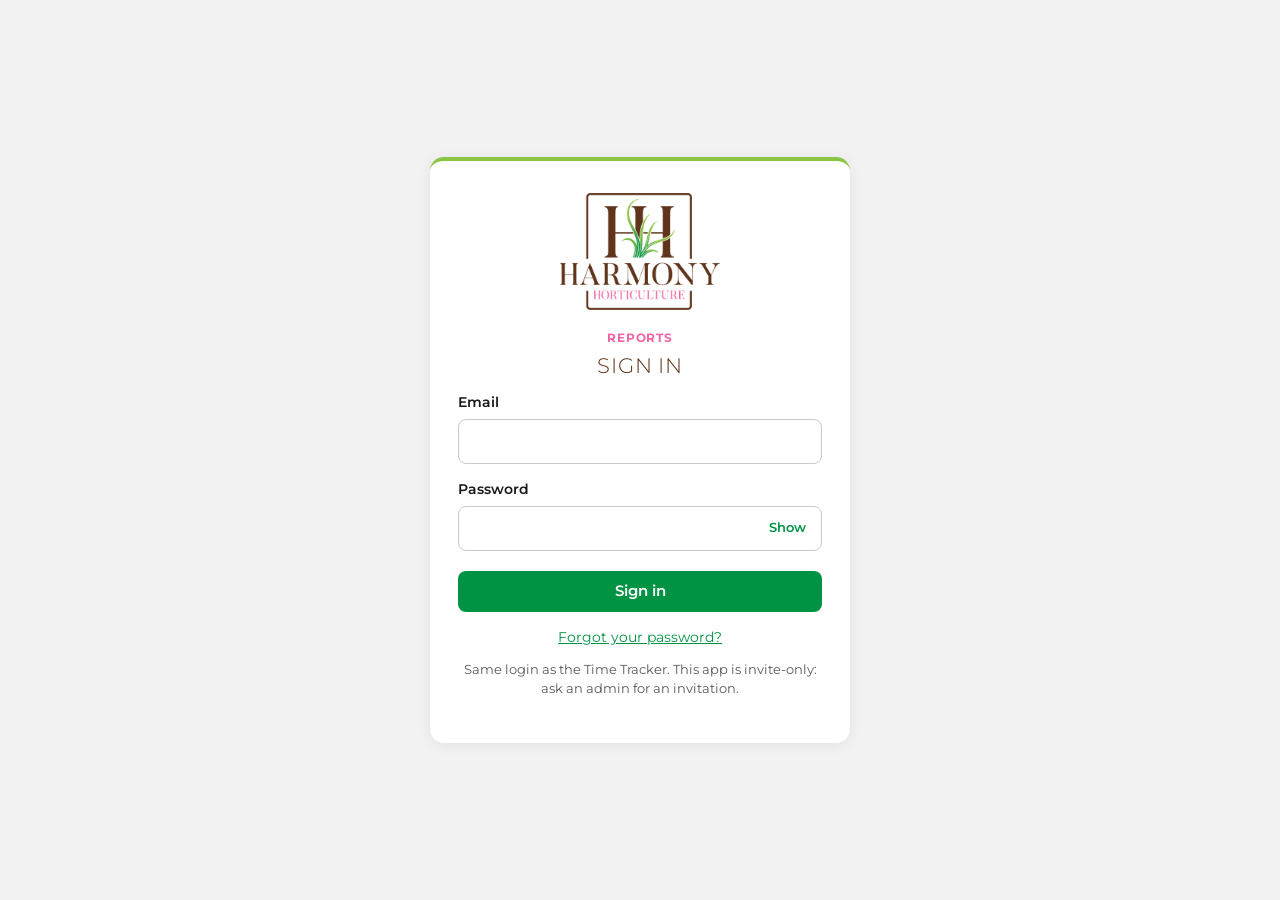
<file: index.html>
<!DOCTYPE html>
<html lang="en">
<head>
  <meta charset="UTF-8">
  <meta name="viewport" content="width=device-width, initial-scale=1">
  <meta name="theme-color" content="#2E5240">
  <link rel="manifest" href="manifest.webmanifest">
  <link rel="apple-touch-icon" href="assets/apple-touch-icon.png">
  <meta name="apple-mobile-web-app-capable" content="yes">
  <meta name="mobile-web-app-capable" content="yes">
  <meta name="apple-mobile-web-app-title" content="HH Reports">
  <meta name="apple-mobile-web-app-status-bar-style" content="default">
  <title>Harmony Horticulture Reports</title>
  <link rel="icon" type="image/png" href="assets/favicon-light.png" media="(prefers-color-scheme: light)">
  <link rel="icon" type="image/png" href="assets/favicon-dark.png" media="(prefers-color-scheme: dark)">
  <link rel="icon" type="image/png" href="assets/favicon-light.png" id="favicon">
  <script>
    // Brown favicon for dark browsers, light one otherwise. Also covers
    // browsers that ignore the media setting on the links above.
    (function () {
      var mq = window.matchMedia && window.matchMedia("(prefers-color-scheme: dark)");
      var set = function () { document.getElementById("favicon").href = mq && mq.matches ? "assets/favicon-dark.png" : "assets/favicon-light.png"; };
      set();
      if (mq && mq.addEventListener) mq.addEventListener("change", set);
    })();
  </script>
  <link rel="preconnect" href="https://fonts.googleapis.com">
  <link rel="preconnect" href="https://fonts.gstatic.com" crossorigin>
  <link href="https://fonts.googleapis.com/css2?family=Montserrat:wght@300;400;500;600;700&display=swap" rel="stylesheet">
  <link rel="stylesheet" href="css/app.css?v=20261121a">
  <link rel="stylesheet" href="css/report.css?v=20261121a">
</head>
<body>
  <!-- Sign in -->
  <div id="authView" class="auth-wrap hidden">
    <div class="auth-card">
      <img class="logo" src="assets/logo.png" alt="Harmony Horticulture">
      <p class="eyebrow">Reports</p>
      <div id="authContent"></div>
    </div>
  </div>

  <!-- App -->
  <div id="appView" class="shell hidden">
    <aside class="sidebar">
      <img class="logo" src="assets/logo-reversed.png" alt="Harmony Horticulture">
      <nav id="sideNav"></nav>
      <div class="who">
        <div id="whoName"></div>
        <div id="whoRole" class="small" style="opacity:0.8"></div>
        <button id="signOutBtn" type="button">Sign out</button>
        <div class="small" style="opacity:0.55;margin-top:8px">Version 2026-11-19a</div>
      </div>
    </aside>
    <header class="topbar">
      <img src="assets/mark-reversed.png" alt="Harmony Horticulture">
      <button id="signOutBtnMobile" type="button">Sign out</button>
    </header>
    <main class="main">
      <div class="container">
        <div id="demoBanner" class="demo-banner hidden">
          Demo mode: sample reports saved in this browser only, and nothing is emailed. Add your Supabase keys in js/config.js to go live.
          <button type="button" class="small secondary" id="resetDemoBtn" style="margin-left:8px">Reset demo data</button>
        </div>
        <section id="view" class="view"></section>
      </div>
    </main>
    <nav class="bottomnav" id="bottomNav"></nav>
  </div>

  <div id="loading" class="auth-wrap"><p class="muted">Loading…</p></div>
  <div id="modalRoot"></div>
  <div id="toast" class="toast hidden" role="status" aria-live="polite"></div>

  <script src="vendor/supabase.min.js?v=20261121a"></script>
  <script src="vendor/docx.umd.js?v=20261121a"></script>
  <script src="vendor/jspdf.umd.min.js?v=20261121a"></script>
  <script src="js/config.js?v=20261121a"></script>
  <script src="js/demo-clients.js?v=20261121a"></script>
  <script src="js/store.js?v=20261121a"></script>
  <script src="js/render.js?v=20261121a"></script>
  <script src="js/exports.js?v=20261121a"></script>
  <script src="js/sample-data.js?v=20261121a"></script>
  <script src="js/geo.js?v=20261121a"></script>
  <script src="js/app.js?v=20261125a"></script>
  <script>
    // Phone app: lets people use "Add to Home Screen"
    if ("serviceWorker" in navigator) {
      window.addEventListener("load", () => navigator.serviceWorker.register("sw.js").catch(() => {}));
      // When an update arrives, reload once so the newest version is used
      var hadWorker = !!navigator.serviceWorker.controller, reloaded = false;
      navigator.serviceWorker.addEventListener("controllerchange", function () {
        if (hadWorker && !reloaded) { reloaded = true; location.reload(); }
      });
    }
  </script>
</body>
</html>
</file>
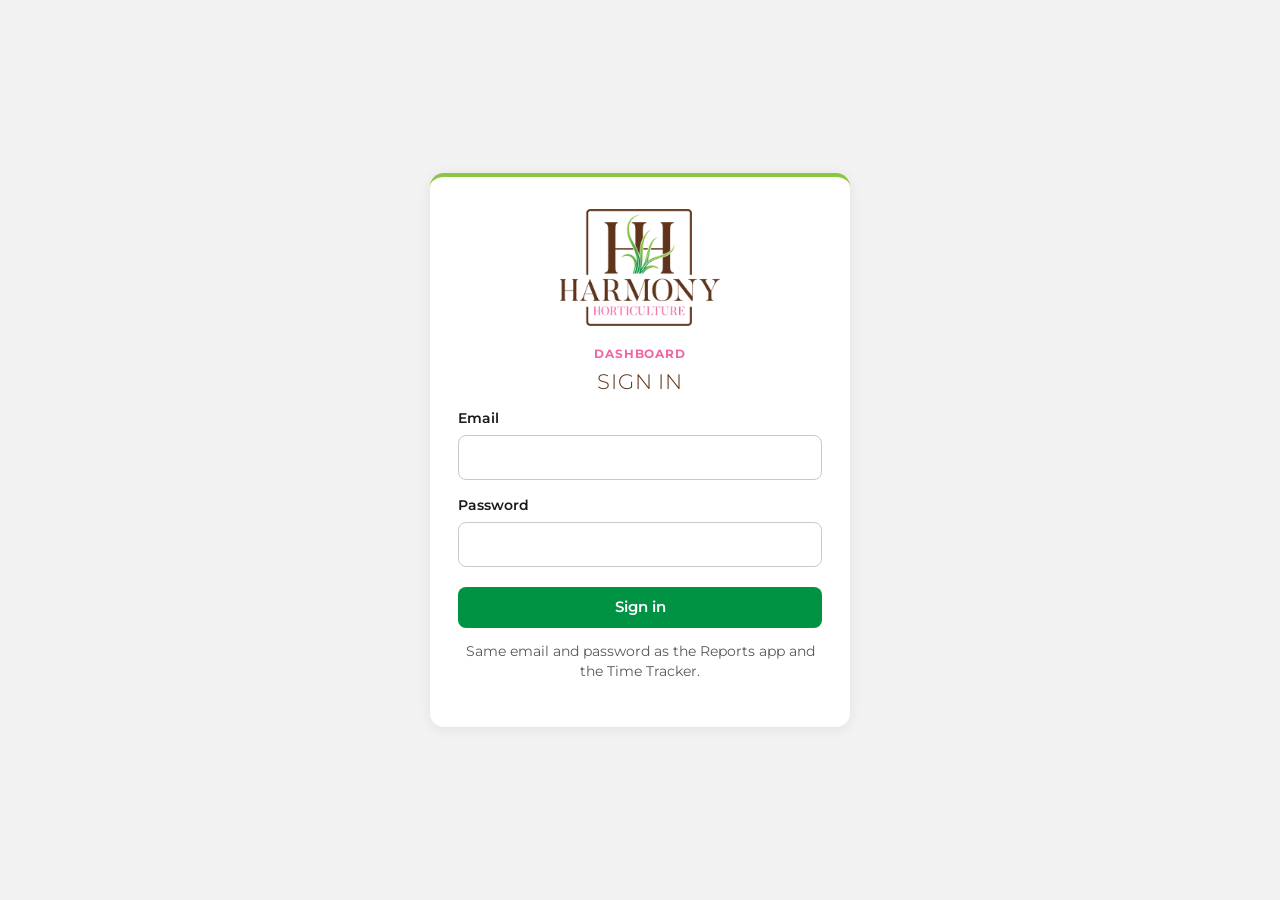
<file: dashboard.html>
<!DOCTYPE html>
<html lang="en">
<head>
  <meta charset="UTF-8">
  <meta name="viewport" content="width=device-width, initial-scale=1">
  <meta name="theme-color" content="#2E5240">
  <link rel="manifest" href="manifest.webmanifest">
  <link rel="apple-touch-icon" href="assets/apple-touch-icon.png">
  <meta name="apple-mobile-web-app-capable" content="yes">
  <meta name="apple-mobile-web-app-title" content="Harmony">
  <title>Harmony Horticulture Dashboard</title>
  <link rel="icon" type="image/png" href="assets/favicon-light.png">
  <link rel="preconnect" href="https://fonts.googleapis.com">
  <link rel="preconnect" href="https://fonts.gstatic.com" crossorigin>
  <link href="https://fonts.googleapis.com/css2?family=Montserrat:wght@300;400;500;600;700&display=swap" rel="stylesheet">
  <link rel="stylesheet" href="css/app.css?v=20261123a">
  <link rel="stylesheet" href="css/leads.css?v=20261123a">
  <link rel="stylesheet" href="css/dashboard.css?v=20261123a">
</head>
<body>
  <div id="authView" class="auth-wrap hidden">
    <div class="auth-card">
      <img class="logo" src="assets/logo.png" alt="Harmony Horticulture">
      <p class="eyebrow">Dashboard</p>
      <div id="authContent"></div>
    </div>
  </div>

  <div id="appView" class="shell hidden">
    <aside class="sidebar">
      <img class="logo" src="assets/logo-reversed.png" alt="Harmony Horticulture">
      <nav id="sideNav"></nav>
      <div class="who">
        <div id="whoName"></div>
        <div id="whoRole" class="small" style="opacity:0.8"></div>
        <button id="signOutBtn" type="button">Sign out</button>
      </div>
    </aside>
    <header class="topbar">
      <img src="assets/mark-reversed.png" alt="Harmony Horticulture">
      <button id="signOutBtnMobile" type="button">Sign out</button>
    </header>
    <main class="main">
      <div class="container">
        <div id="demoBanner" class="demo-banner hidden">Sample dashboard: made-up leads, reports and hours so you can click around.</div>
        <section id="view" class="view"></section>
      </div>
    </main>
    <nav class="bottomnav" id="bottomNav"></nav>
  </div>

  <div id="loading" class="auth-wrap"><p class="muted">Loading…</p></div>
  <div id="modalRoot"></div>

  <script src="vendor/supabase.min.js?v=20261123a"></script>
  <script src="js/config.js?v=20261123a"></script>
  <script src="js/dashboard.js?v=20261125a"></script>
</body>
</html>
</file>
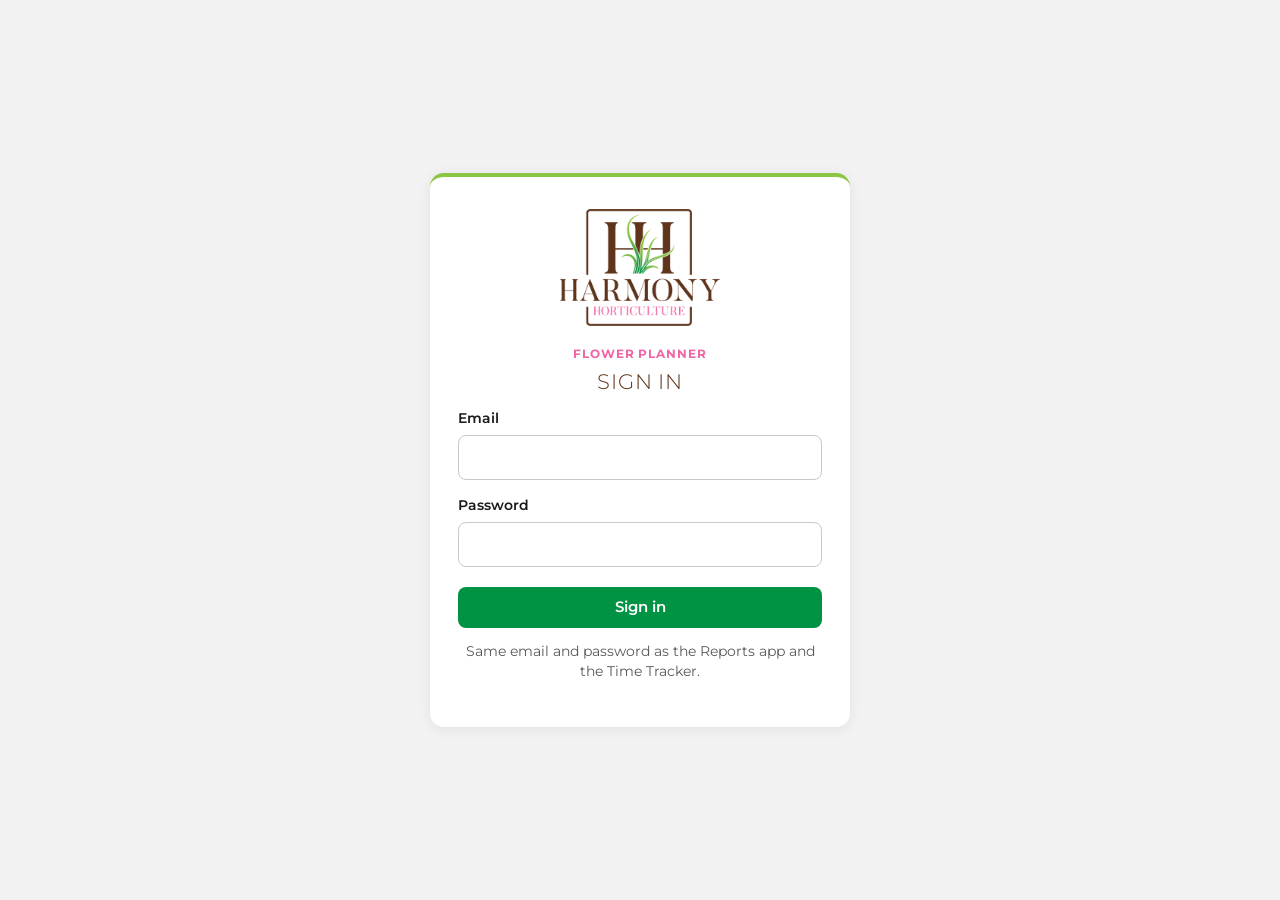
<file: flowers.html>
<!DOCTYPE html>
<html lang="en">
<head>
  <meta charset="UTF-8">
  <meta name="viewport" content="width=device-width, initial-scale=1">
  <meta name="theme-color" content="#2E5240">
  <link rel="manifest" href="manifest.webmanifest">
  <link rel="apple-touch-icon" href="assets/apple-touch-icon.png">
  <meta name="apple-mobile-web-app-capable" content="yes">
  <meta name="apple-mobile-web-app-title" content="Harmony">
  <title>Harmony Horticulture Flower Planner</title>
  <link rel="icon" type="image/png" href="assets/favicon-light.png">
  <link rel="preconnect" href="https://fonts.googleapis.com">
  <link rel="preconnect" href="https://fonts.gstatic.com" crossorigin>
  <link href="https://fonts.googleapis.com/css2?family=Montserrat:wght@300;400;500;600;700&display=swap" rel="stylesheet">
  <link rel="stylesheet" href="css/app.css?v=20261123a">
  
  <link rel="stylesheet" href="css/flowers.css?v=20261125a">
</head>
<body>
  <div id="authView" class="auth-wrap hidden">
    <div class="auth-card">
      <img class="logo" src="assets/logo.png" alt="Harmony Horticulture">
      <p class="eyebrow">Flower planner</p>
      <div id="authContent"></div>
    </div>
  </div>

  <div id="appView" class="shell hidden">
    <aside class="sidebar">
      <img class="logo" src="assets/logo-reversed.png" alt="Harmony Horticulture">
      <nav id="sideNav"></nav>
      <div class="who">
        <div id="whoName"></div>
        <div id="whoRole" class="small" style="opacity:0.8"></div>
        <button id="signOutBtn" type="button">Sign out</button>
      </div>
    </aside>
    <header class="topbar">
      <img src="assets/mark-reversed.png" alt="Harmony Horticulture">
      <button id="signOutBtnMobile" type="button">Sign out</button>
    </header>
    <main class="main">
      <div class="container">
        <div id="demoBanner" class="demo-banner hidden">Sample mode: nothing is saved, and changes stay in this browser.</div>
        <section id="view" class="view"></section>
      </div>
    </main>
    <nav class="bottomnav" id="bottomNav"></nav>
  </div>

  <div id="loading" class="auth-wrap"><p class="muted">Loading…</p></div>
  <div id="modalRoot"></div>
  <div id="toast" class="toast hidden" role="status" aria-live="polite"></div>

  <script src="vendor/supabase.min.js?v=20261123a"></script>
  <script src="js/config.js?v=20261123a"></script>
  <script src="js/flower-seed.js?v=20261125a"></script>
  <script src="js/flower-calc.js?v=20261125a"></script>
  <script src="js/flowers.js?v=20261125a"></script>
</body>
</html>
</file>
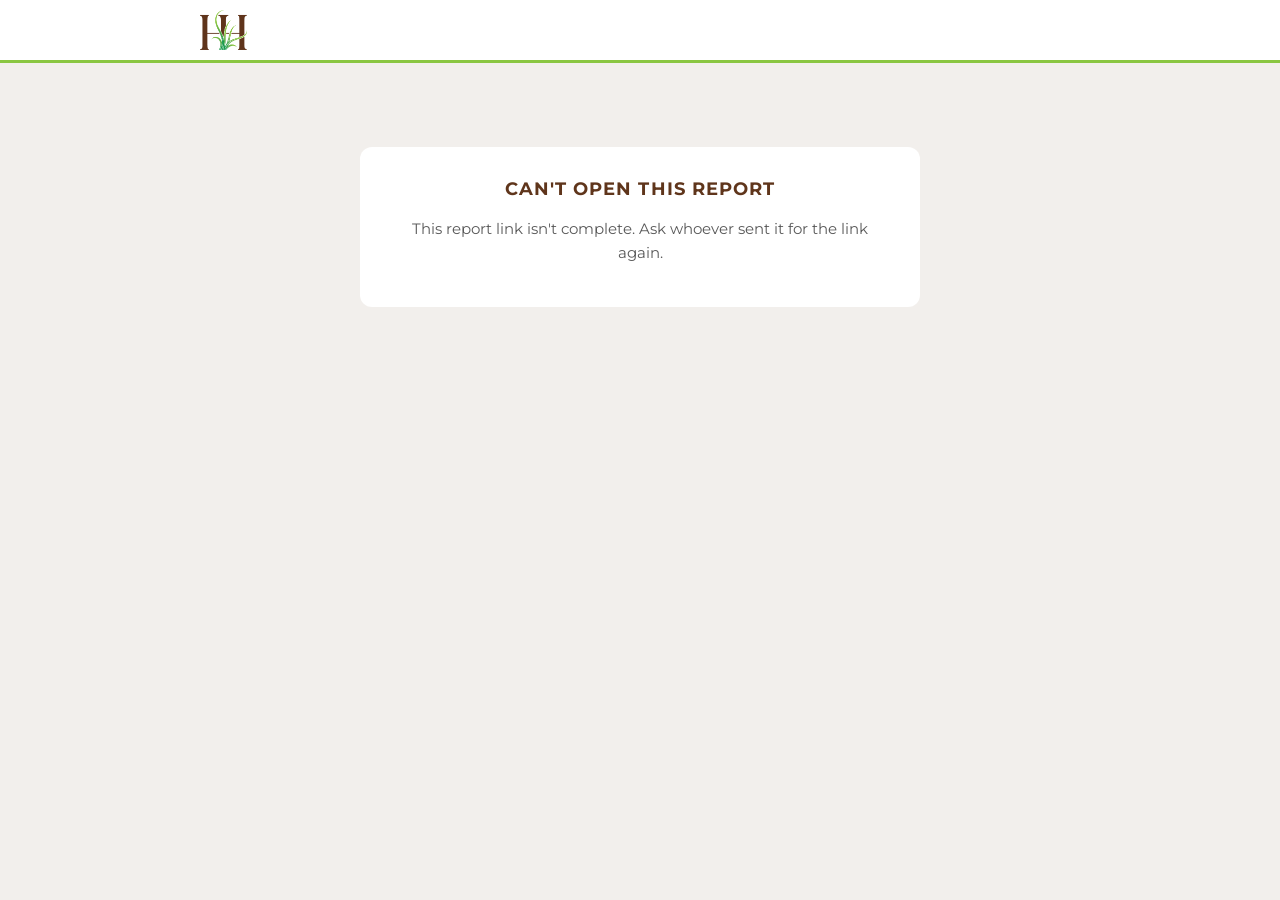
<file: lead-report.html>
<!DOCTYPE html>
<html lang="en">
<head>
  <meta charset="UTF-8">
  <meta name="viewport" content="width=device-width, initial-scale=1">
  <meta name="theme-color" content="#5F351B">
  <meta name="robots" content="noindex, nofollow">
  <title>Lead Report · Harmony Horticulture</title>
  <link rel="icon" type="image/png" href="assets/favicon-light.png">
  <link rel="apple-touch-icon" href="assets/apple-touch-icon.png">
  <link rel="preconnect" href="https://fonts.googleapis.com">
  <link rel="preconnect" href="https://fonts.gstatic.com" crossorigin>
  <link href="https://fonts.googleapis.com/css2?family=Montserrat:wght@300;400;500;600;700;800&display=swap" rel="stylesheet">
  <link rel="stylesheet" href="css/lead-report.css?v=20261121a">
</head>
<body>
  <div class="lr-bar no-print">
    <div class="lr-bar-in">
      <img src="assets/mark.png" alt="Harmony Horticulture">
      <div class="lr-actions" id="lrActions"></div>
    </div>
  </div>
  <main class="lr-wrap"><div id="lrBody"><p class="lr-msg">Loading the lead report…</p></div></main>

  <script src="js/config.js?v=20261121a"></script>
  <script src="js/sample-data.js?v=20261121a"></script>
  <script src="js/lead-report.js?v=20261121a"></script>
</body>
</html>
</file>
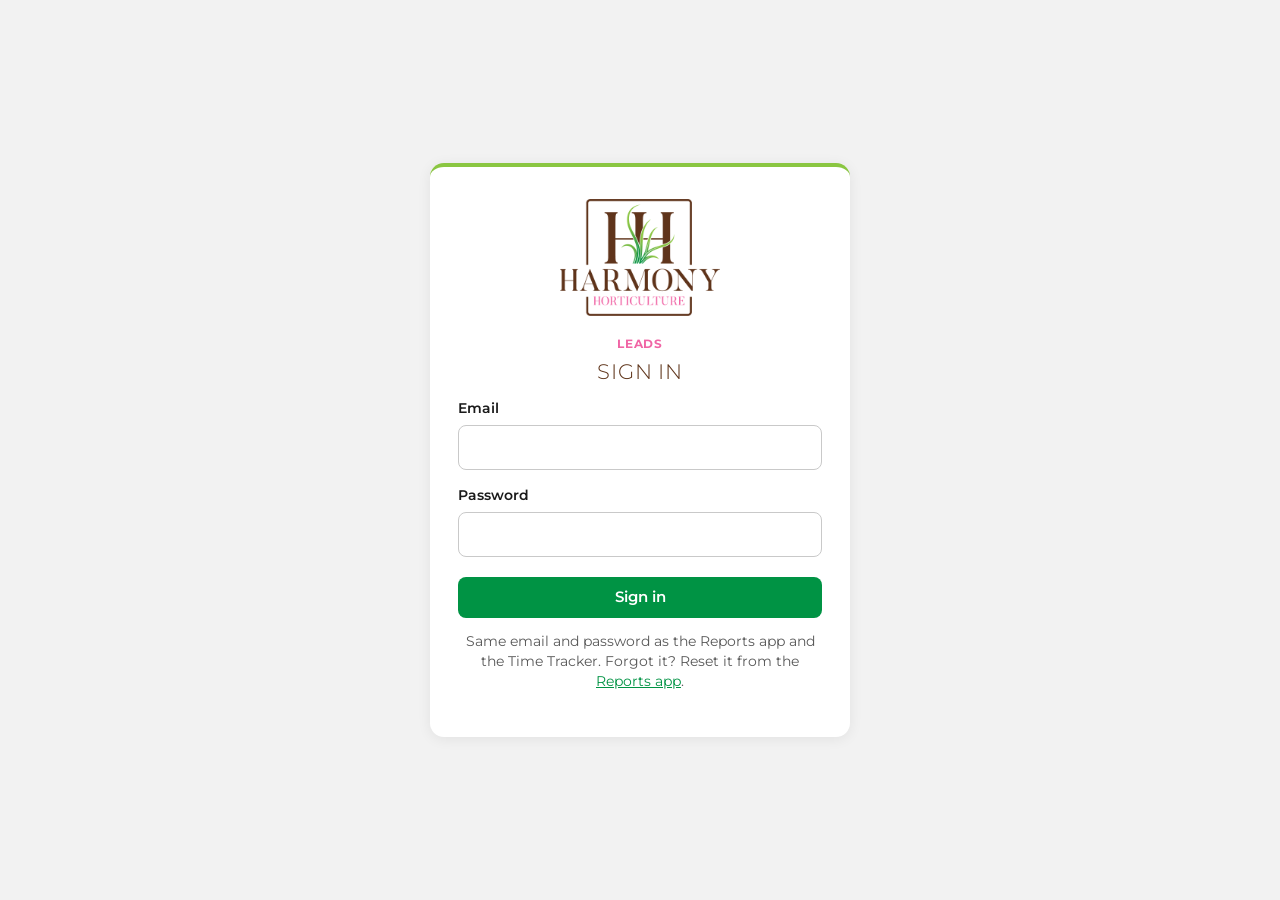
<file: leads.html>
<!DOCTYPE html>
<html lang="en">
<head>
  <meta charset="UTF-8">
  <meta name="viewport" content="width=device-width, initial-scale=1">
  <meta name="theme-color" content="#2E5240">
  <link rel="manifest" href="manifest.webmanifest">
  <link rel="apple-touch-icon" href="assets/apple-touch-icon.png">
  <meta name="apple-mobile-web-app-capable" content="yes">
  <meta name="apple-mobile-web-app-title" content="HH Leads">
  <title>Harmony Horticulture Leads</title>
  <link rel="icon" type="image/png" href="assets/favicon-light.png">
  <link rel="preconnect" href="https://fonts.googleapis.com">
  <link rel="preconnect" href="https://fonts.gstatic.com" crossorigin>
  <link href="https://fonts.googleapis.com/css2?family=Montserrat:wght@300;400;500;600;700&display=swap" rel="stylesheet">
  <link rel="stylesheet" href="css/app.css?v=20261121a">
  <link rel="stylesheet" href="css/leads.css?v=20261121a">
</head>
<body>
  <!-- Sign in -->
  <div id="authView" class="auth-wrap hidden">
    <div class="auth-card">
      <img class="logo" src="assets/logo.png" alt="Harmony Horticulture">
      <p class="eyebrow">Leads</p>
      <div id="authContent"></div>
    </div>
  </div>

  <!-- App -->
  <div id="appView" class="shell hidden">
    <aside class="sidebar">
      <img class="logo" src="assets/logo-reversed.png" alt="Harmony Horticulture">
      <nav id="sideNav"></nav>
      <div class="who">
        <div id="whoName"></div>
        <div id="whoRole" class="small" style="opacity:0.8"></div>
        <button id="signOutBtn" type="button">Sign out</button>
      </div>
    </aside>
    <header class="topbar">
      <img src="assets/mark-reversed.png" alt="Harmony Horticulture">
      <button id="signOutBtnMobile" type="button">Sign out</button>
    </header>
    <main class="main">
      <div class="container">
        <div id="demoBanner" class="demo-banner hidden">Demo mode: sample leads saved in this browser only, and nothing goes to Slack.</div>
        <section id="view" class="view"></section>
      </div>
    </main>
    <nav class="bottomnav" id="bottomNav"></nav>
  </div>

  <div id="loading" class="auth-wrap"><p class="muted">Loading…</p></div>
  <div id="modalRoot"></div>
  <div id="toast" class="toast hidden" role="status" aria-live="polite"></div>

  <script src="vendor/supabase.min.js?v=20261121a"></script>
  <script src="js/config.js?v=20261121a"></script>
  <script src="js/leads.js?v=20261125a"></script>
</body>
</html>
</file>
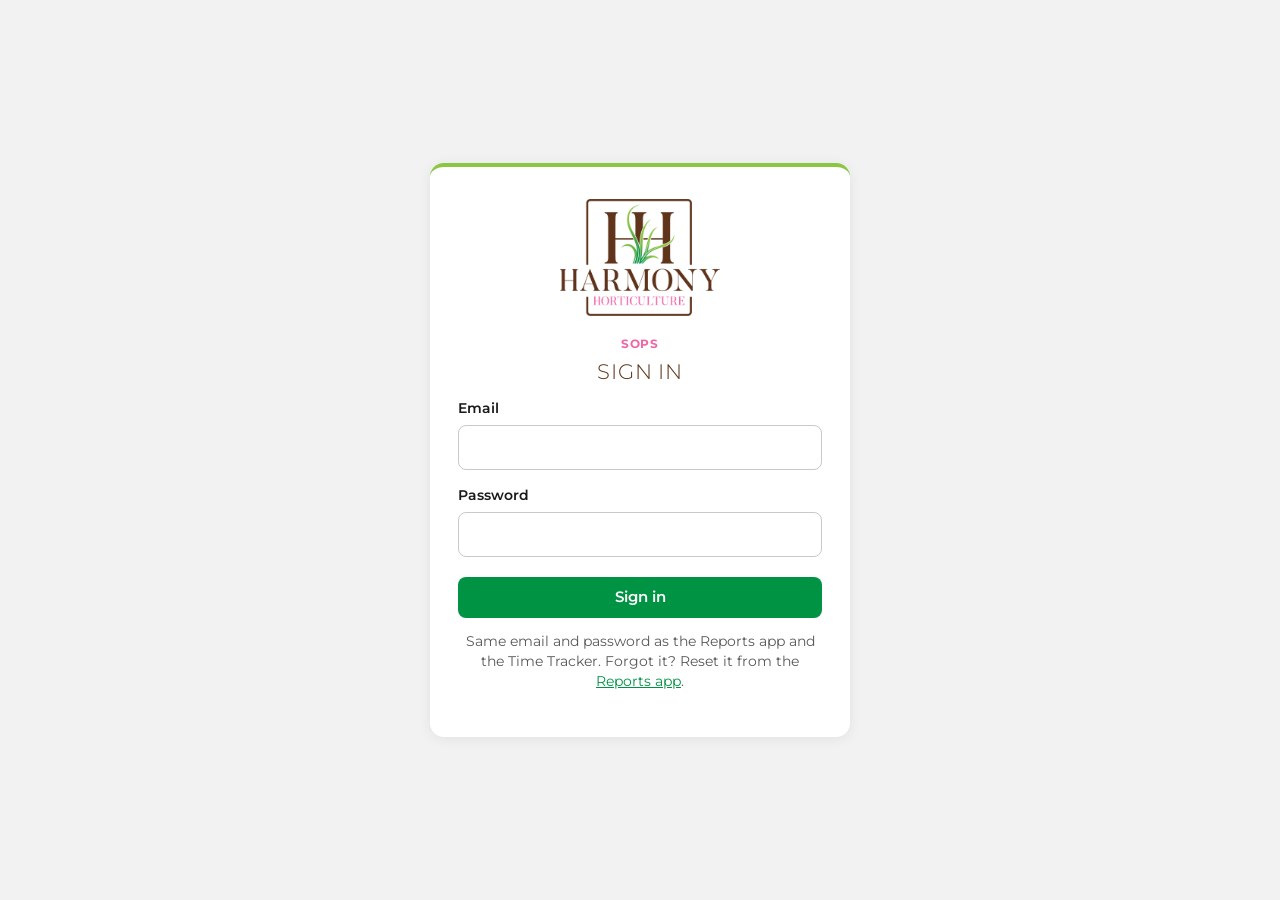
<file: sops.html>
<!DOCTYPE html>
<html lang="en">
<head>
  <meta charset="UTF-8">
  <meta name="viewport" content="width=device-width, initial-scale=1">
  <meta name="theme-color" content="#2E5240">
  <link rel="manifest" href="manifest.webmanifest">
  <link rel="apple-touch-icon" href="assets/apple-touch-icon.png">
  <meta name="apple-mobile-web-app-capable" content="yes">
  <meta name="apple-mobile-web-app-title" content="HH SOPs">
  <title>Harmony Horticulture SOPs</title>
  <link rel="icon" type="image/png" href="assets/favicon-light.png">
  <link rel="preconnect" href="https://fonts.googleapis.com">
  <link rel="preconnect" href="https://fonts.gstatic.com" crossorigin>
  <link href="https://fonts.googleapis.com/css2?family=Montserrat:wght@300;400;500;600;700&display=swap" rel="stylesheet">
  <link rel="stylesheet" href="css/app.css?v=20261125a">
  <link rel="stylesheet" href="css/sops.css?v=20261125b">
</head>
<body>
  <!-- Sign in -->
  <div id="authView" class="auth-wrap hidden">
    <div class="auth-card">
      <img class="logo" src="assets/logo.png" alt="Harmony Horticulture">
      <p class="eyebrow">SOPs</p>
      <div id="authContent"></div>
    </div>
  </div>

  <!-- App -->
  <div id="appView" class="shell hidden">
    <aside class="sidebar">
      <img class="logo" src="assets/logo-reversed.png" alt="Harmony Horticulture">
      <nav id="sideNav"></nav>
      <div class="who">
        <div id="whoName"></div>
        <div id="whoRole" class="small" style="opacity:0.8"></div>
        <button id="signOutBtn" type="button">Sign out</button>
      </div>
    </aside>
    <header class="topbar">
      <img src="assets/mark-reversed.png" alt="Harmony Horticulture">
      <button id="signOutBtnMobile" type="button">Sign out</button>
    </header>
    <main class="main">
      <div class="container">
        <div id="demoBanner" class="demo-banner hidden"></div>
        <section id="view" class="view"></section>
      </div>
    </main>
    <nav class="bottomnav" id="bottomNav"></nav>
  </div>

  <div id="loading" class="auth-wrap"><p class="muted">Loading…</p></div>
  <div id="modalRoot"></div>
  <div id="toast" class="toast hidden" role="status" aria-live="polite"></div>

  <script src="vendor/supabase.min.js?v=20261125a"></script>
  <script src="js/config.js?v=20261125a"></script>
  <script src="js/sop-doc.js?v=20261125b"></script>
  <script src="js/sops.js?v=20261125b"></script>
</body>
</html>
</file>
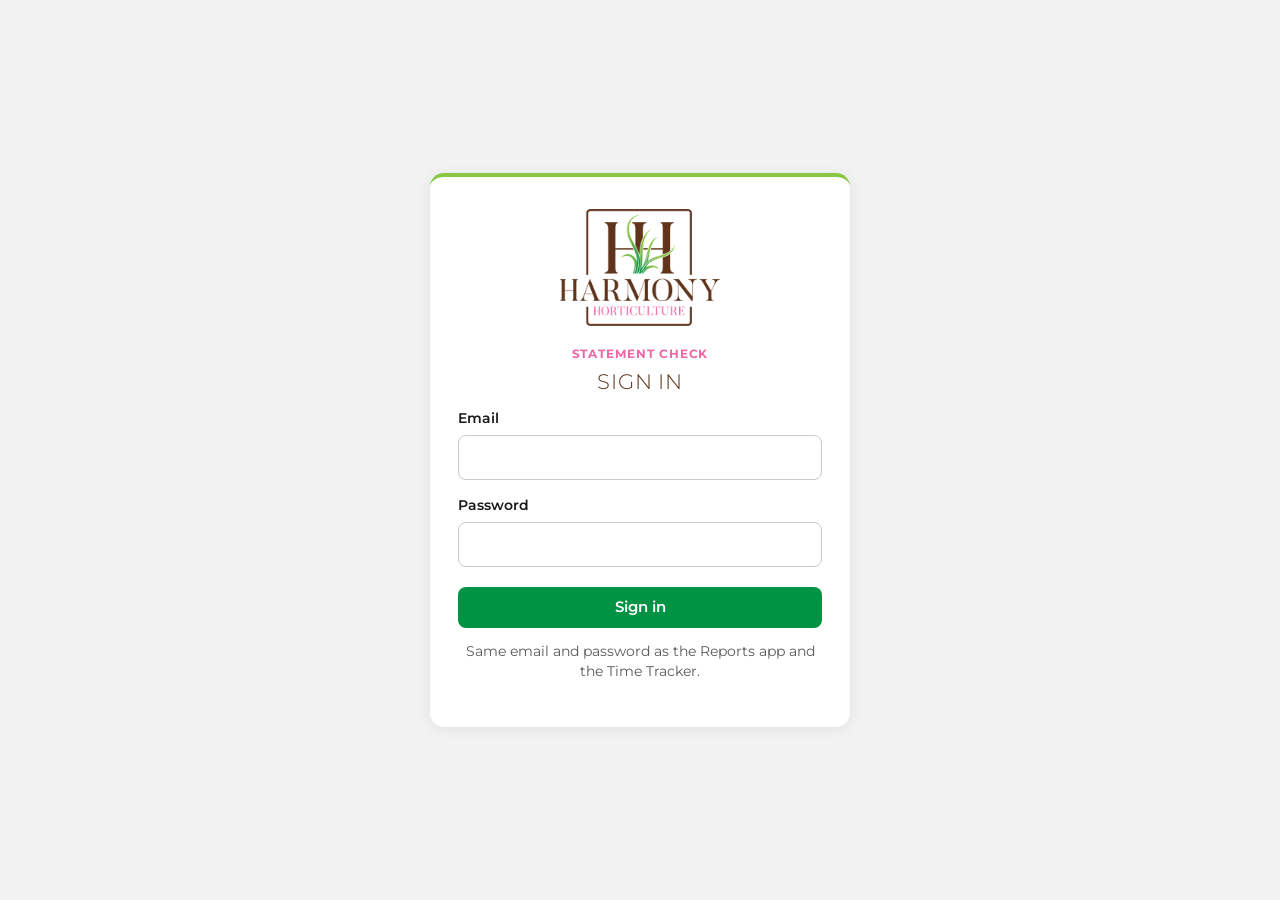
<file: statements.html>
<!DOCTYPE html>
<html lang="en">
<head>
  <meta charset="UTF-8">
  <meta name="viewport" content="width=device-width, initial-scale=1">
  <meta name="theme-color" content="#2E5240">
  <link rel="manifest" href="manifest.webmanifest">
  <link rel="apple-touch-icon" href="assets/apple-touch-icon.png">
  <meta name="apple-mobile-web-app-capable" content="yes">
  <meta name="apple-mobile-web-app-title" content="Harmony">
  <title>Harmony Horticulture Statement Check</title>
  <link rel="icon" type="image/png" href="assets/favicon-light.png">
  <link rel="preconnect" href="https://fonts.googleapis.com">
  <link rel="preconnect" href="https://fonts.gstatic.com" crossorigin>
  <link href="https://fonts.googleapis.com/css2?family=Montserrat:wght@300;400;500;600;700&display=swap" rel="stylesheet">
  <link rel="stylesheet" href="css/app.css?v=20261123a">
  
  <link rel="stylesheet" href="css/statements.css?v=20261125a">
</head>
<body>
  <div id="authView" class="auth-wrap hidden">
    <div class="auth-card">
      <img class="logo" src="assets/logo.png" alt="Harmony Horticulture">
      <p class="eyebrow">Statement check</p>
      <div id="authContent"></div>
    </div>
  </div>

  <div id="appView" class="shell hidden">
    <aside class="sidebar">
      <img class="logo" src="assets/logo-reversed.png" alt="Harmony Horticulture">
      <nav id="sideNav"></nav>
      <div class="who">
        <div id="whoName"></div>
        <div id="whoRole" class="small" style="opacity:0.8"></div>
        <button id="signOutBtn" type="button">Sign out</button>
      </div>
    </aside>
    <header class="topbar">
      <img src="assets/mark-reversed.png" alt="Harmony Horticulture">
      <button id="signOutBtnMobile" type="button">Sign out</button>
    </header>
    <main class="main">
      <div class="container">
        <div id="demoBanner" class="demo-banner hidden">Sample mode: nothing is saved, and files you add stay in this browser.</div>
        <section id="view" class="view"></section>
      </div>
    </main>
    <nav class="bottomnav" id="bottomNav"></nav>
  </div>

  <div id="loading" class="auth-wrap"><p class="muted">Loading…</p></div>
  <div id="modalRoot"></div>
  <div id="toast" class="toast hidden" role="status" aria-live="polite"></div>

  <script src="vendor/supabase.min.js?v=20261123a"></script>
  <script src="js/config.js?v=20261123a"></script>
  <script src="js/xlsx-lite.js?v=20261125a"></script>
  <script src="js/statement-match.js?v=20261125d"></script>
  <script src="js/statements.js?v=20261125b"></script>
</body>
</html>
</file>
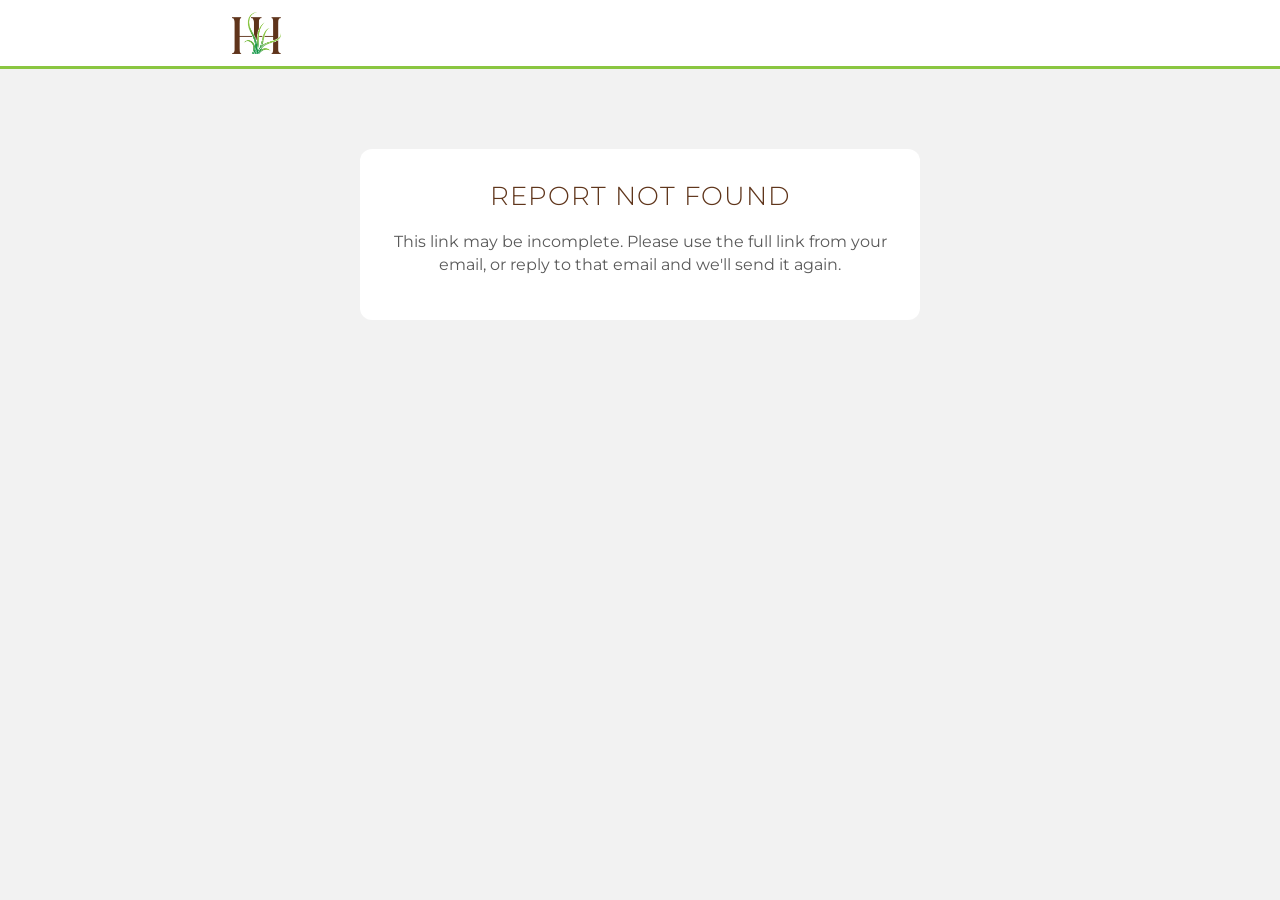
<file: view.html>
<!DOCTYPE html>
<html lang="en">
<head>
  <meta charset="UTF-8">
  <meta name="viewport" content="width=device-width, initial-scale=1">
  <meta name="theme-color" content="#2E5240">
  <link rel="apple-touch-icon" href="assets/apple-touch-icon.png">
  <meta name="robots" content="noindex, nofollow">
  <title>Your Property Report · Harmony Horticulture</title>
  <link rel="icon" type="image/png" href="assets/favicon-light.png" media="(prefers-color-scheme: light)">
  <link rel="icon" type="image/png" href="assets/favicon-dark.png" media="(prefers-color-scheme: dark)">
  <link rel="icon" type="image/png" href="assets/favicon-light.png" id="favicon">
  <script>
    // Brown favicon for dark browsers, light one otherwise. Also covers
    // browsers that ignore the media setting on the links above.
    (function () {
      var mq = window.matchMedia && window.matchMedia("(prefers-color-scheme: dark)");
      var set = function () { document.getElementById("favicon").href = mq && mq.matches ? "assets/favicon-dark.png" : "assets/favicon-light.png"; };
      set();
      if (mq && mq.addEventListener) mq.addEventListener("change", set);
    })();
  </script>
  <link rel="preconnect" href="https://fonts.googleapis.com">
  <link rel="preconnect" href="https://fonts.gstatic.com" crossorigin>
  <link href="https://fonts.googleapis.com/css2?family=Montserrat:wght@300;400;500;600;700&display=swap" rel="stylesheet">
  <link rel="stylesheet" href="css/app.css?v=20261119a">
  <link rel="stylesheet" href="css/report.css?v=20261119a">
  <style>
    body { background: var(--panel); }
    .vbar { background: #fff; color: var(--text); border-bottom: 3px solid var(--leaf); padding: 12px 16px; position: sticky; top: 0; z-index: 10; }
    .vbar-in { max-width: 816px; margin: 0 auto; display: flex; align-items: center; justify-content: space-between; gap: 10px; flex-wrap: wrap; }
    .vbar img { height: 42px; }
    .vbar .btn-row button, .vbar .btn-row a { font: inherit; font-weight: 600; font-size: 0.88rem; border-radius: 8px; padding: 9px 14px; text-decoration: none; }
    .vbar a.dl { background: var(--green); color: #fff; }
    .vbar button.pr { background: #fff; color: var(--green); border: 1px solid var(--green); }
    .vwrap { padding: 20px 16px 40px; }
    .vmsg { max-width: 560px; margin: 60px auto; background: #fff; border-radius: 12px; padding: 28px; text-align: center; }
    @media (max-width: 700px) { .vwrap { padding: 0 0 30px; } }
  </style>
</head>
<body>
  <div class="vbar no-print">
    <div class="vbar-in">
      <img src="assets/mark.png" alt="Harmony Horticulture">
      <div class="btn-row" id="vActions"></div>
    </div>
  </div>
  <div class="vwrap"><div id="vBody"><p class="muted" style="text-align:center;margin-top:40px">Loading your report…</p></div></div>

  <script src="vendor/supabase.min.js?v=20261119a"></script>
  <script src="vendor/jspdf.umd.min.js?v=20261119a"></script>
  <script src="js/config.js?v=20261119a"></script>
  <script src="js/store.js?v=20261119a"></script>
  <script src="js/render.js?v=20261119a"></script>
  <script src="js/exports.js?v=20261119a"></script>
  <script src="js/view.js?v=20261119a"></script>
</body>
</html>
</file>
<file: css/app.css>
/* Harmony Horticulture Report Builder: brand colors, Montserrat, caps titles (shared look with the Time Tracker) */
:root {
  --brown: #5F351B;
  --pink: #F065A5;
  --green: #009344;
  --leaf: #8AC641;
  --text: #1A1A1A;
  --gray: #595959;
  --panel: #F2F2F2;
  --white: #FFFFFF;
  --line: #E2E2E2;
  --radius: 10px;
  /* Deep green from the report app prototype (same as the Time Tracker): sidebar and phone header only.
     Brown is kept for small accents such as headings. */
  --sidebar: #2E5240;
}
* { box-sizing: border-box; }
html, body { margin: 0; padding: 0; }
body {
  font-family: "Montserrat", "Work Sans", Arial, Helvetica, sans-serif;
  font-size: 16px;
  color: var(--text);
  background: var(--panel);
  line-height: 1.45;
}
h1, h2, h3 { font-weight: 300; text-transform: uppercase; letter-spacing: 0.04em; color: var(--brown); margin: 0 0 12px; }
h1 { font-size: 1.6rem; }
h2 { font-size: 1.15rem; }
h3 { font-size: 0.95rem; font-weight: 600; }
.eyebrow { color: var(--pink); text-transform: uppercase; font-weight: 700; font-size: 0.72rem; letter-spacing: 0.08em; margin: 0 0 4px; }
.muted { color: var(--gray); }
.small { font-size: 0.85rem; }
.hidden { display: none !important; }
a { color: var(--green); }

/* Buttons */
button, .btn {
  font: inherit; font-weight: 600; font-size: 0.92rem;
  border: none; border-radius: 8px; padding: 10px 16px; cursor: pointer;
  background: var(--green); color: var(--white);
}
button:hover { filter: brightness(0.93); }
button:disabled { opacity: 0.5; cursor: not-allowed; }
button.secondary { background: var(--white); color: var(--green); border: 1px solid var(--green); }
button.ghost { background: transparent; color: var(--brown); padding: 6px 10px; }
button.danger { background: var(--white); color: #A3123A; border: 1px solid #A3123A; }
button.small { padding: 6px 10px; font-size: 0.8rem; }
.btn-row { display: flex; gap: 8px; flex-wrap: wrap; align-items: center; }

/* Forms */
label { display: block; font-weight: 600; font-size: 0.85rem; margin: 0 0 6px; }
label .req { color: var(--pink); }
input, select, textarea {
  font: inherit; font-size: 1rem; width: 100%;
  padding: 10px 12px; border: 1px solid #C9C9C9; border-radius: 8px; background: var(--white); color: var(--text);
}
input:focus, select:focus, textarea:focus { outline: 2px solid var(--leaf); outline-offset: 0; border-color: var(--green); }
textarea { min-height: 96px; resize: vertical; }
input[type="checkbox"] { width: auto; }
.field { margin-bottom: 16px; position: relative; }
.grid2 { display: grid; grid-template-columns: 1fr 1fr; gap: 0 16px; }
.grid4 { display: grid; grid-template-columns: repeat(4, 1fr); gap: 0 12px; }
.check { display: inline-flex; align-items: center; gap: 8px; font-weight: 500; margin-right: 18px; }
.hint { font-size: 0.8rem; color: var(--gray); margin-top: 4px; }
.error-text { color: #A3123A; font-size: 0.85rem; margin-top: 4px; }

/* Layout */
.shell { display: flex; min-height: 100vh; }
.sidebar {
  width: 250px; flex-shrink: 0; background: var(--sidebar); color: var(--white);
  display: flex; flex-direction: column; padding: 24px 14px; position: sticky; top: 0; height: 100vh;
}
.sidebar .logo { width: 160px; margin: 4px auto 28px; display: block; }
.sidebar nav button {
  display: block; width: 100%; text-align: left; background: transparent; color: var(--white);
  font-weight: 500; padding: 11px 14px; margin-bottom: 4px; border-radius: 8px;
}
.sidebar nav button:hover { background: rgba(255,255,255,0.08); filter: none; }
.sidebar nav button.active { background: rgba(255,255,255,0.16); }
.sidebar nav .nav-label { color: rgba(255,255,255,0.6); text-transform: uppercase; font-size: 0.7rem; font-weight: 700; letter-spacing: 0.08em; margin: 18px 14px 6px; }
.sidebar .who { margin-top: auto; font-size: 0.85rem; padding: 12px 14px; border-top: 1px solid rgba(255,255,255,0.2); }
.sidebar .who button { margin-top: 8px; background: transparent; border: 1px solid rgba(255,255,255,0.5); color: var(--white); padding: 6px 12px; }
.main { flex: 1; min-width: 0; padding: 32px 36px 80px; }
.container { max-width: 1100px; }
.card { background: var(--white); border-radius: var(--radius); padding: 22px; margin-bottom: 20px; box-shadow: 0 1px 2px rgba(0,0,0,0.05); }
.page-head { display: flex; justify-content: space-between; align-items: flex-end; gap: 12px; flex-wrap: wrap; margin-bottom: 18px; }
.page-head h1 { margin: 0; }
.demo-banner { background: var(--pink); color: var(--white); padding: 8px 14px; border-radius: 8px; font-size: 0.85rem; font-weight: 600; margin-bottom: 16px; }

/* Mobile */
.topbar, .bottomnav { display: none; }
@media (max-width: 820px) {
  .sidebar { display: none; }
  .topbar { display: flex; align-items: center; justify-content: space-between; background: var(--sidebar); color: var(--white); padding: 10px 16px; position: sticky; top: 0; z-index: 20; }
  .topbar img { height: 40px; }
  .topbar button { background: transparent; border: 1px solid rgba(255,255,255,0.5); padding: 6px 10px; font-size: 0.8rem; }
  .shell { flex-direction: column; }
  .main { padding: 16px 16px 96px; }
  .bottomnav { display: flex; position: fixed; bottom: 0; left: 0; right: 0; background: var(--white); border-top: 1px solid var(--line); z-index: 20; overflow-x: auto; }
  .bottomnav button { flex: 1; background: transparent; color: var(--gray); font-size: 0.72rem; padding: 12px 6px; border-radius: 0; white-space: nowrap; }
  .bottomnav button.active { color: var(--green); box-shadow: inset 0 3px 0 var(--green); }
  .grid2, .grid4 { grid-template-columns: 1fr; }
  .card { padding: 16px; }
  h1 { font-size: 1.3rem; }
}

/* Sign in */
.auth-wrap { min-height: 100vh; display: flex; align-items: center; justify-content: center; padding: 24px 16px; background: var(--panel); }
.auth-card { background: var(--white); border-radius: 14px; padding: 32px 28px; width: 100%; max-width: 420px; box-shadow: 0 2px 14px rgba(0,0,0,0.07); border-top: 4px solid var(--leaf); }
.auth-card .logo { width: 160px; display: block; margin: 0 auto 20px; }
.auth-card h1 { text-align: center; font-size: 1.3rem; }
.auth-card .eyebrow { text-align: center; }
.auth-card button.primary { width: 100%; margin-top: 4px; }

/* Client search */
.results {
  position: absolute; left: 0; right: 0; top: 100%; z-index: 30; background: var(--white);
  border: 1px solid #C9C9C9; border-radius: 8px; margin-top: 4px; max-height: 280px; overflow-y: auto;
  box-shadow: 0 6px 18px rgba(0,0,0,0.12);
}
.results .group { font-size: 0.7rem; text-transform: uppercase; letter-spacing: 0.08em; color: var(--pink); font-weight: 700; padding: 8px 12px 4px; }
.results button { display: block; width: 100%; text-align: left; background: transparent; color: var(--text); font-weight: 500; border-radius: 0; padding: 10px 12px; }
.results button:hover, .results button.focus { background: var(--panel); }
.results .none { padding: 12px; color: var(--gray); font-size: 0.9rem; }
.chosen { display: flex; align-items: center; justify-content: space-between; gap: 8px; padding: 9px 12px; border: 1px solid var(--green); border-radius: 8px; background: #F2FAF5; font-weight: 600; }

/* Hours stepper */
.stepper { display: flex; align-items: stretch; gap: 6px; }
.stepper button { width: 48px; font-size: 1.3rem; padding: 0; background: var(--white); color: var(--green); border: 1px solid var(--green); }
.stepper input { text-align: center; font-weight: 700; }

/* Mic */
.with-mic { position: relative; }
.mic { position: absolute; right: 8px; bottom: 10px; width: 38px; height: 38px; border-radius: 50%; padding: 0; background: var(--white); border: 1px solid var(--green); color: var(--green); font-size: 1rem; }
.mic.listening { background: var(--pink); border-color: var(--pink); color: var(--white); }

/* Materials */
.mat-row { display: grid; grid-template-columns: 1fr 110px 70px 40px; gap: 8px; align-items: center; margin-bottom: 8px; }
.mat-row .unit { font-size: 0.8rem; color: var(--gray); }
@media (max-width: 820px) { .mat-row { grid-template-columns: 1fr 90px 40px; } .mat-row .unit { display: none; } }

/* Entries */
.entry { border-top: 1px solid var(--line); padding: 12px 0; display: flex; gap: 12px; justify-content: space-between; align-items: flex-start; }
.entry:first-child { border-top: none; }
.entry .hrs { font-weight: 700; color: var(--brown); white-space: nowrap; }
.entry .title { font-weight: 600; }
.entry .desc { margin-top: 2px; }
.entry .meta { font-size: 0.8rem; color: var(--gray); margin-top: 4px; }
.badge { display: inline-block; font-size: 0.7rem; font-weight: 700; text-transform: uppercase; letter-spacing: 0.05em; padding: 2px 8px; border-radius: 20px; margin-left: 4px; vertical-align: middle; }
.badge.pending { background: #FDE7F1; color: #A3125A; }
.badge.approved { background: #E3F4EA; color: #006B31; }
.badge.sent { background: var(--panel); color: var(--gray); }
.badge.new { background: #FFF3D6; color: #7A4F00; }
.day { margin-bottom: 14px; }
.day-head { display: flex; justify-content: space-between; align-items: baseline; border-bottom: 2px solid var(--leaf); padding-bottom: 4px; margin-bottom: 4px; }
.day-head h3 { margin: 0; }
.day.empty .day-head { border-bottom-color: var(--pink); }
.day.empty .none { color: #A3125A; font-size: 0.85rem; padding: 6px 0; }
.week-nav { display: flex; align-items: center; gap: 8px; }
.stat-row { display: grid; grid-template-columns: repeat(auto-fit, minmax(150px, 1fr)); gap: 12px; margin-bottom: 16px; }
.stat { background: var(--white); border-left: 4px solid var(--leaf); border-radius: 8px; padding: 12px 14px; }
.stat .label { font-size: 0.72rem; text-transform: uppercase; letter-spacing: 0.06em; color: var(--gray); font-weight: 600; }
.stat .num { font-size: 1.5rem; font-weight: 600; color: var(--brown); }

/* Tables */
.table-wrap { overflow-x: auto; }
table { width: 100%; border-collapse: collapse; font-size: 0.88rem; }
th { background: var(--panel); color: var(--text); text-align: left; font-weight: 600; padding: 9px 10px; white-space: nowrap; }
td { padding: 9px 10px; border-bottom: 1px solid var(--line); vertical-align: top; }
tr:nth-child(even) td { background: #FAFAFA; }
td.num, th.num { text-align: right; }
.tabs { display: flex; gap: 6px; flex-wrap: wrap; margin-bottom: 16px; }
.tabs button { background: var(--white); color: var(--brown); border: 1px solid var(--line); }
.tabs button.active { background: var(--green); color: var(--white); border-color: var(--green); }

/* Modal + toast */
.modal-back { position: fixed; inset: 0; background: rgba(26,26,26,0.45); display: flex; align-items: center; justify-content: center; z-index: 50; padding: 16px; }
.modal { background: var(--white); border-radius: 12px; padding: 24px; width: 100%; max-width: 520px; max-height: 90vh; overflow-y: auto; }
.toast { position: fixed; left: 50%; bottom: 24px; transform: translateX(-50%); background: var(--text); color: var(--white); padding: 12px 18px; border-radius: 8px; z-index: 60; font-size: 0.9rem; max-width: 90vw; }
.toast.error { background: #A3123A; }
@media (max-width: 820px) { .toast { bottom: 80px; } }
.day-head + .entry { border-top: none; }

/* ===================== Report Builder additions ===================== */
.saved-state { font-size: 0.8rem; color: var(--gray); }
.saved-state.saving { color: var(--pink); }
.type-grid { display: grid; grid-template-columns: repeat(auto-fit, minmax(240px, 1fr)); gap: 14px; }
.type-card { text-align: left; background: var(--white); color: var(--text); border: 2px solid var(--line); border-radius: var(--radius); padding: 18px; font-weight: 400; }
.type-card:hover { border-color: var(--green); filter: none; }
.type-card h3 { margin-bottom: 6px; }
.type-card .secs { font-size: 0.78rem; color: var(--gray); margin-top: 8px; }
.sec-card h2 { display: flex; align-items: center; justify-content: space-between; gap: 8px; border-bottom: 2px solid var(--leaf); padding-bottom: 6px; }
.sec-help { font-size: 0.82rem; color: var(--gray); margin: -4px 0 12px; }
.fmt-bar { display: flex; gap: 6px; margin-bottom: 6px; }
.fmt-bar button { padding: 4px 10px; font-size: 0.8rem; background: var(--white); color: var(--text); border: 1px solid var(--line); }
.item { border: 1px solid var(--line); border-radius: 10px; padding: 14px; margin-bottom: 12px; background: #FCFCFC; }
.item-head { display: flex; justify-content: space-between; align-items: center; gap: 8px; margin-bottom: 10px; }
.item-head .num { font-weight: 700; color: var(--brown); font-size: 0.85rem; text-transform: uppercase; letter-spacing: 0.05em; }
.item-tools { display: flex; gap: 4px; }
.item-tools button { padding: 5px 9px; font-size: 0.8rem; background: var(--white); color: var(--text); border: 1px solid var(--line); }
.item-grid { display: grid; grid-template-columns: 200px 1fr; gap: 14px; }
.photo-box { border: 2px dashed #C9C9C9; border-radius: 10px; min-height: 150px; display: flex; flex-direction: column; align-items: center; justify-content: center; gap: 8px; padding: 10px; text-align: center; background: var(--white); }
.photo-box img { max-width: 100%; max-height: 220px; border-radius: 6px; object-fit: contain; }
.photo-box .btn-row { justify-content: center; }
.photo-box label.btn { display: inline-block; margin: 0; font-size: 0.8rem; padding: 7px 11px; cursor: pointer; }
.photo-box label.btn.secondary { background: var(--white); color: var(--green); border: 1px solid var(--green); }
.photo-box input[type=file] { display: none; }
.prio-row { display: grid; grid-template-columns: 170px 1fr auto; gap: 8px; align-items: start; margin-bottom: 8px; }
.prio-row textarea { min-height: 52px; }
.tier-label { font-size: 0.7rem; text-transform: uppercase; letter-spacing: 0.08em; color: var(--pink); font-weight: 700; margin: 12px 0 6px; }
.with-mic textarea { padding-right: 52px; }
.status { display: inline-block; font-size: 0.7rem; font-weight: 700; text-transform: uppercase; letter-spacing: 0.05em; padding: 3px 9px; border-radius: 20px; }
.status.draft { background: #FFF3D6; color: #7A4F00; }
.status.review { background: #FDE7F1; color: #A3125A; }
.status.sent { background: #E3F4EA; color: #006B31; }
.rlist .row { display: flex; gap: 12px; align-items: center; justify-content: space-between; padding: 14px 4px; border-top: 1px solid var(--line); cursor: pointer; }
.rlist .row:first-child { border-top: none; }
.rlist .row:hover { background: #FAFAFA; }
.rlist .t { font-weight: 600; }
.rlist .m { font-size: 0.82rem; color: var(--gray); margin-top: 2px; }
.filters { display: grid; grid-template-columns: 2fr repeat(5, 1fr); gap: 10px; }
.filters label { font-size: 0.75rem; }
.filters > div { min-width: 0; }
.toolbar { position: sticky; top: 0; z-index: 15; background: var(--panel); padding: 10px 0; display: flex; gap: 8px; flex-wrap: wrap; align-items: center; justify-content: space-between; }
.notice { background: #FFF8E6; border-left: 4px solid var(--pink); padding: 10px 14px; border-radius: 8px; font-size: 0.88rem; margin-bottom: 16px; }
.cmp { display: grid; grid-template-columns: 1fr 1fr; gap: 10px; margin-bottom: 14px; border-bottom: 1px solid var(--line); padding-bottom: 12px; }
.cmp .before { color: var(--gray); font-size: 0.88rem; white-space: pre-wrap; }
.cmp .after { font-size: 0.88rem; white-space: pre-wrap; }
.cmp-head { display: flex; align-items: center; gap: 8px; font-weight: 600; font-size: 0.85rem; grid-column: 1 / -1; }
.modal.wide { max-width: 860px; }
.sig-preview { background: var(--panel); border-radius: 8px; padding: 14px; font-size: 0.9rem; }
.sig-preview .n { font-weight: 700; }
.email-preview { border: 1px solid var(--line); border-radius: 8px; padding: 14px; font-size: 0.88rem; background: #FCFCFC; white-space: pre-wrap; }
.sec-edit { display: grid; grid-template-columns: 1fr 170px auto; gap: 8px; margin-bottom: 8px; align-items: center; }
.preview-wrap { background: #E9E9E9; padding: 18px; border-radius: var(--radius); }
@media (max-width: 820px) {
  .item-grid { grid-template-columns: 1fr; }
  .prio-row { grid-template-columns: 1fr auto; }
  .prio-row select { grid-column: 1 / -1; }
  .filters { grid-template-columns: 1fr 1fr; }
  .filters .wide { grid-column: 1 / -1; }
  .cmp { grid-template-columns: 1fr; }
  .sec-edit { grid-template-columns: 1fr; }
  .preview-wrap { padding: 0; background: transparent; }
  .toolbar { position: static; }
}

/* Priority level picker under Next Steps / Priorities */
.add-level { margin-top: 6px; padding-top: 12px; border-top: 1px solid var(--line); }
.add-level label { display: block; font-size: 13px; font-weight: 600; margin-bottom: 6px; }
.add-level .btn-row { flex-wrap: nowrap; align-items: center; }
.add-level select { width: auto; min-width: 180px; margin: 0; }

/* Link over to the Time Tracker */
.sidebar nav a.nav-link { display: block; color: var(--white); text-decoration: none; padding: 11px 14px; margin-bottom: 4px; border-radius: 8px; font-weight: 500; }
.sidebar nav a.nav-link:hover { background: rgba(255,255,255,0.08); }
@media (max-width: 820px) {
  .bottomnav a.nav-link { flex: 1; color: var(--gray); font-size: 0.72rem; padding: 12px 6px; text-align: center; text-decoration: none; white-space: nowrap; font-weight: 600; }
}

/* Punch list editor: compact rows that open for editing */
.punch-tools { margin-bottom: 6px; }
.punch-tools .field { max-width: 260px; }
.punch-item { border: 1px solid var(--line); border-radius: 10px; margin-bottom: 6px; background: var(--white); }
.punch-item[open] { border-color: var(--green); }
.punch-item > summary { list-style: none; display: grid; grid-template-columns: 44px 1fr auto; gap: 10px; align-items: center; padding: 6px 8px; cursor: pointer; }
.punch-item > summary::-webkit-details-marker { display: none; }
.ps-thumb { width: 44px; height: 44px; border-radius: 6px; background: #EFEDEA; overflow: hidden; display: block; }
.ps-thumb img { width: 100%; height: 100%; object-fit: cover; display: block; }
.ps-main { min-width: 0; }
.ps-text { display: block; font-weight: 600; font-size: 0.92rem; white-space: nowrap; overflow: hidden; text-overflow: ellipsis; }
.ps-meta { display: block; font-size: 0.75rem; color: #6B6B6B; white-space: nowrap; overflow: hidden; text-overflow: ellipsis; }
.ps-status { font-size: 0.75rem; padding: 5px 9px; border-radius: 14px; background: #EFEDEA; color: #3A3A3A; border: 0; white-space: nowrap; margin: 0; }
.punch-item.st-progress .ps-status { background: #FFF1D6; color: #8A5300; }
.punch-item.st-done .ps-status { background: #E3F3E8; color: #00702F; }
.punch-item.st-done .ps-text { color: #6B6B6B; text-decoration: line-through; }
.punch-body { display: grid; grid-template-columns: 170px 1fr; gap: 12px; padding: 4px 10px 10px; border-top: 1px solid var(--line); }
.photo-box.small-box { min-height: 120px; }
.photo-box.small-box img { max-height: 150px; }
.punch-grid { display: grid; grid-template-columns: repeat(auto-fill, minmax(150px, 1fr)); gap: 0 10px; }
.punch-grid .field { margin-bottom: 8px; }
.punch-grid select, .punch-grid input { font-size: 0.9rem; padding-left: 8px; padding-right: 4px; }
@media (max-width: 700px) {
  .punch-body { grid-template-columns: 1fr; }
  .punch-grid { grid-template-columns: 1fr 1fr; }
}
.loc-row { font-size: 0.8rem; display: flex; flex-wrap: wrap; align-items: center; justify-content: center; gap: 4px 6px; margin-top: 4px; }
.loc-row a { color: var(--green); font-weight: 600; }
.loc-row button { margin: 0; }

/* Show / hide password */
.pw-wrap { position: relative; }
.pw-wrap input { padding-right: 64px; width: 100%; }
.pw-eye { position: absolute; right: 6px; top: 50%; transform: translateY(-50%); margin: 0; padding: 5px 10px; font-size: 0.8rem; font-weight: 600; background: transparent; color: var(--green); border: 0; box-shadow: none; width: auto; }
</file>
<file: css/report.css>
/* The branded report as clients see it (preview, client link and print) */
.rp { background: #FFFFFF; color: #1A1A1A; max-width: 816px; margin: 0 auto; padding: 48px 56px 36px; font-family: "Montserrat", "Work Sans", Arial, sans-serif; font-size: 15px; line-height: 1.55; box-shadow: 0 1px 4px rgba(0,0,0,0.08); }
.rp-head { margin-bottom: 26px; }
.rp-logo { width: 150px; display: block; }
.rp-title { font-weight: 300; text-transform: uppercase; letter-spacing: 0.04em; color: #5F351B; font-size: 1.85rem; margin: 0 0 6px; line-height: 1.2; }
.rp-sub { color: #F065A5; text-transform: uppercase; font-weight: 600; letter-spacing: 0.1em; font-size: 0.8rem; margin: 0 0 20px; }
.rp-info { width: 100%; border-collapse: separate; border-spacing: 0 2px; margin-bottom: 8px; font-size: 0.92rem; }
.rp-info th { background: #5F351B; color: #FFFFFF; text-align: left; width: 130px; padding: 8px 12px; font-weight: 700; white-space: nowrap; }
.rp-info td { background: #F2F2F2; padding: 8px 12px; border-left: 2px solid #FFFFFF; }
.rp-section h2 { font-weight: 300; text-transform: uppercase; letter-spacing: 0.05em; color: #5F351B; font-size: 1.2rem; border-bottom: 2px solid #8AC641; padding-bottom: 6px; margin: 30px 0 14px; }
.rp-rich p { margin: 0 0 8px; }
.rp-rich ul { margin: 0 0 8px; padding-left: 20px; }
.rp-rich li { margin-bottom: 3px; }
.rp-rich li::marker { color: #009344; }
.rp-label { font-weight: 700; color: #5F351B; margin: 4px 0 3px; }
.rp-obs { display: grid; grid-template-columns: 290px 1fr; gap: 20px; padding: 14px 0; border-bottom: 1px solid #E2E2E2; break-inside: avoid; page-break-inside: avoid; }
.rp-obs.no-photo { grid-template-columns: 1fr; }
.rp-photo img { width: 100%; height: auto; max-height: 360px; object-fit: contain; object-position: left top; display: block; }
.rp-table { width: 100%; border-collapse: separate; border-spacing: 2px; font-size: 0.92rem; }
.rp-table th { background: #5F351B; color: #FFFFFF; text-align: left; padding: 8px 12px; }
.rp-table td { background: #F2F2F2; padding: 8px 12px; vertical-align: top; }
.rp-table td.rp-tier { width: 150px; color: #5F351B; }
.rp-table td.rp-tier span { color: #595959; font-size: 0.78rem; }
.rp-table tr:nth-child(even) td { background: #F2F2F2; }
.rp-sig { margin-top: 34px; font-size: 0.92rem; color: #595959; break-inside: avoid; }
.rp-sig .rp-sig-name { color: #1A1A1A; font-weight: 700; }
.rp-foot { margin-top: 36px; padding-top: 8px; border-top: 1px solid #8AC641; font-size: 0.72rem; color: #595959; }
.rp-empty { color: #595959; }
@media (max-width: 700px) {
  .rp { padding: 24px 18px; font-size: 14px; box-shadow: none; }
  .rp-obs { grid-template-columns: 1fr; }
  .rp-info th { width: 96px; }
  .rp-title { font-size: 1.45rem; }
}
@media print {
  @page { size: letter; margin: 0.6in; }
  body { background: #FFFFFF !important; }
  .no-print { display: none !important; }
  .rp { box-shadow: none; padding: 0; max-width: none; }
  .rp-section h2 { break-after: avoid; page-break-after: avoid; }
  * { -webkit-print-color-adjust: exact; print-color-adjust: exact; }
}
/* Punch list: compact table, one per inspection date */
.rp-h3 { font-size: 0.85rem; text-transform: uppercase; letter-spacing: 0.06em; color: #F065A5; font-weight: 700; margin: 18px 0 6px; }
.rp-count { color: #595959; font-size: 0.85rem; margin: 0 0 4px; }
.rp-punch { font-size: 0.85rem; table-layout: fixed; }
.rp-punch th:nth-child(1) { width: 110px; }
.rp-punch th:nth-child(3), .rp-punch th:nth-child(4) { width: 92px; }
.rp-punch th:nth-child(5) { width: 84px; }
.rp-punch th, .rp-punch td { padding: 6px 8px; }
.rp-punch tr { break-inside: avoid; page-break-inside: avoid; }
.rp-pphoto img { width: 100%; max-height: 100px; object-fit: cover; display: block; border-radius: 2px; }
.rp-task p { margin: 0 0 4px; font-weight: 600; }
.rp-pnote { color: #595959; }
.rp-pnote p { margin: 0 0 4px; }
.rp-tag { display: inline-block; font-size: 0.72rem; color: #5F351B; background: #FFFFFF; border: 1px solid #D9C9BC; border-radius: 10px; padding: 0 7px; margin: 2px 4px 0 0; }
.rp-punch tr.st-done td.rp-status { color: #009344; font-weight: 700; }
.rp-punch tr.st-progress td.rp-status { color: #B26B00; font-weight: 700; }
@media (max-width: 700px) {
  .rp-punch th:nth-child(1) { width: 64px; }
  .rp-punch th:nth-child(3), .rp-punch th:nth-child(4), .rp-punch th:nth-child(5) { width: 62px; }
  .rp-punch { font-size: 0.78rem; }
}
.rp-map-fig { margin: 10px 0 6px; break-inside: avoid; page-break-inside: avoid; }
.rp-map-fig img { width: 100%; height: auto; display: block; border-radius: 3px; }
.rp-map-fig figcaption { font-size: 0.75rem; color: #595959; margin-top: 4px; display: flex; flex-wrap: wrap; gap: 4px 14px; }
.rp-map-fig .pin-key i { display: inline-block; width: 9px; height: 9px; border-radius: 50%; margin: 0 4px 0 8px; vertical-align: middle; }
.rp-num { float: left; min-width: 22px; height: 22px; line-height: 22px; text-align: center; border-radius: 11px; background: #5F351B; color: #FFFFFF; font-weight: 700; font-size: 0.72rem; margin: 0 8px 2px 0; padding: 0 4px; }
.rp-tag.rp-map { color: #009344; border-color: #9FD3B0; text-decoration: none; font-weight: 600; }
/* Punch list on a phone: one card per item, photo on the left, details underneath */
@media (max-width: 700px) {
  .rp-punch, .rp-punch tbody { display: block; }
  .rp-punch thead { display: none; }
  .rp-punch tr { display: grid; grid-template-columns: 108px 1fr; gap: 0 10px; background: #F2F2F2; margin-bottom: 6px; padding: 8px; border-radius: 4px; }
  .rp-punch td { background: transparent !important; padding: 0 0 2px; border: 0 !important; }
  .rp-punch td.rp-pphoto { grid-row: span 4; }
  .rp-pphoto img { max-height: 120px; }
  .rp-punch td[data-label] { font-size: 0.8rem; color: #595959; }
  .rp-punch td[data-label]:empty { display: none; }
  .rp-punch td[data-label]::before { content: attr(data-label) ": "; font-weight: 700; color: #5F351B; }
  .rp-punch td.rp-pphoto:empty { display: none; }
  .rp-punch tr:has(td.rp-pphoto:empty) { grid-template-columns: 1fr; }
}
</file>
<file: css/leads.css>
/* Harmony Horticulture Leads page (adds to app.css) */
.stage { display: inline-block; font-size: 0.68rem; font-weight: 700; text-transform: uppercase; letter-spacing: 0.05em; padding: 3px 9px; border-radius: 20px; white-space: nowrap; background: var(--panel); color: var(--gray); }
.stage.new { background: #FDE7F1; color: #A3125A; }
.stage.contacted { background: #FFF3D6; color: #7A4F00; }
.stage.intake_sent { background: #FFF3D6; color: #7A4F00; }
.stage.intake_received { background: #EAF5DD; color: #3F6B12; }
.stage.scheduled { background: #EAF5DD; color: #3F6B12; }
.stage.proposal_sent { background: #F3ECE7; color: var(--brown); }
.stage.won { background: #E3F4EA; color: #006B31; }
.stage.lost { background: #EDEDED; color: #6B6B6B; }

.stat.clickable { cursor: pointer; border: none; text-align: left; font: inherit; color: inherit; width: 100%; }
.stat.clickable:hover { filter: none; box-shadow: 0 0 0 2px var(--leaf) inset; }
.stat.on { box-shadow: 0 0 0 2px var(--green) inset; }
.stat.pink { border-left-color: var(--pink); }
.stat.brown { border-left-color: var(--brown); }
.stat.green { border-left-color: var(--green); }
.stat .sub { font-size: 0.75rem; color: var(--gray); }

.lead-filters { display: grid; grid-template-columns: 2fr 1fr 1fr 1fr 1fr; gap: 10px; margin-bottom: 4px; }
.lead-filters label { font-size: 0.75rem; }
.lead-filters > div { min-width: 0; }

table.leads td { cursor: pointer; }
table.leads tr:hover td { background: #F2FAF5; }
table.leads .who { font-weight: 600; }
table.leads .sub { font-size: 0.8rem; color: var(--gray); }
table.leads .next { max-width: 260px; font-size: 0.85rem; }
table.leads .qb { text-align: center; color: var(--green); font-weight: 700; }
.lead-cards { display: none; }
.lead-card { background: var(--white); border-radius: var(--radius); padding: 14px 16px; margin-bottom: 10px; border-left: 4px solid var(--leaf); cursor: pointer; }
.lead-card .top { display: flex; justify-content: space-between; gap: 8px; align-items: flex-start; }
.lead-card .who { font-weight: 600; }
.lead-card .sub { font-size: 0.8rem; color: var(--gray); margin-top: 2px; }
.lead-card .next { font-size: 0.85rem; margin-top: 6px; }

/* Lead detail */
.lead-head { display: flex; justify-content: space-between; align-items: flex-start; gap: 12px; flex-wrap: wrap; margin-bottom: 14px; }
.lead-head h1 { margin: 0 0 4px; }
.quick { display: flex; gap: 8px; flex-wrap: wrap; margin-bottom: 18px; }
.quick a.btn, .quick button { text-decoration: none; display: inline-flex; align-items: center; gap: 6px; }
a.btn.secondary { background: var(--white); color: var(--green); border: 1px solid var(--green); }
.lead-grid { display: grid; grid-template-columns: 1.15fr 1fr; gap: 20px; align-items: start; }
.lead-grid .card h2 { border-bottom: 2px solid var(--leaf); padding-bottom: 6px; display: flex; justify-content: space-between; align-items: center; gap: 8px; }
.copy-field { display: flex; gap: 6px; align-items: stretch; }
.copy-field input, .copy-field textarea { flex: 1; min-width: 0; }
.copy-btn { padding: 0 10px; font-size: 0.75rem; background: var(--white); color: var(--green); border: 1px solid var(--line); flex-shrink: 0; }
.copy-btn.done { background: var(--green); color: var(--white); border-color: var(--green); }
.saved-note { font-size: 0.75rem; color: var(--gray); font-weight: 500; text-transform: none; letter-spacing: 0; }
.qa { border-top: 1px solid var(--line); padding: 9px 0; }
.qa:first-of-type { border-top: none; }
.qa .q { font-size: 0.75rem; font-weight: 700; text-transform: uppercase; letter-spacing: 0.04em; color: var(--brown); }
.qa .a { white-space: pre-wrap; margin-top: 2px; word-break: break-word; }
.intake-meta { font-size: 0.8rem; color: var(--pink); font-weight: 700; text-transform: uppercase; letter-spacing: 0.06em; margin: 14px 0 4px; }
.note { border-top: 1px solid var(--line); padding: 9px 0; }
.note .meta { font-size: 0.75rem; color: var(--gray); }
.note .body { white-space: pre-wrap; margin-top: 2px; }
.note.auto .body { color: var(--gray); font-style: italic; font-size: 0.88rem; }
.channel-pick { display: flex; flex-wrap: wrap; gap: 6px; }
.channel-pick button { background: var(--white); color: var(--brown); border: 1px solid var(--line); padding: 8px 12px; }
.channel-pick button.on { background: var(--green); color: var(--white); border-color: var(--green); }
.empty { text-align: center; padding: 30px 10px; color: var(--gray); }

@media (max-width: 980px) {
  .lead-grid { grid-template-columns: 1fr; }
}
@media (max-width: 820px) {
  .lead-filters { grid-template-columns: 1fr 1fr; }
  .lead-filters .wide { grid-column: 1 / -1; }
  .table-wrap.leads-table { display: none; }
  .lead-cards { display: block; }
}

/* Newly added lead */
@keyframes hhFlash { from { background: #EAF5DD; } to { background: transparent; } }
table.leads tr.just-added td { animation: hhFlash 3s ease-out; }
.lead-card.just-added { animation: hhFlash 3s ease-out; border-left-color: var(--pink); }

/* Sortable column headings */
table.leads th { padding: 0; }
.sort-btn { width: 100%; text-align: left; background: transparent; color: var(--text); font-weight: 600; font-size: 0.88rem; padding: 9px 10px; border-radius: 0; white-space: nowrap; display: inline-flex; align-items: center; gap: 6px; }
.sort-btn:hover { background: #E9E9E9; filter: none; }
.sort-btn .arrow { font-size: 0.7rem; color: #9A9A9A; }
.sort-btn.on { color: var(--green); }
.sort-btn.on .arrow { color: var(--green); }

/* Address suggestions */
.addr-menu { position: fixed; z-index: 1000; background: #fff; border: 1px solid #D9D9D9; border-radius: 8px; box-shadow: 0 8px 24px rgba(0,0,0,0.12); overflow: hidden; }
.addr-opt { display: block; width: 100%; text-align: left; background: #fff; color: var(--text); font-weight: 400; font-size: 0.92rem; padding: 10px 12px; border-radius: 0; border-bottom: 1px solid #F0F0F0; }
.addr-opt:hover, .addr-opt.on { background: #EEF6E6; filter: none; }
.addr-credit { font-size: 0.7rem; color: #9A9A9A; padding: 4px 12px 6px; text-align: right; }

/* Email that doesn't look right */
input.invalid, textarea.invalid { border-color: #C0392B !important; box-shadow: 0 0 0 3px rgba(192,57,43,0.15) !important; }

/* Lead card (read-only view) */
.lead-card-view { padding-top: 18px; }
.lc-head { display: flex; justify-content: space-between; align-items: flex-start; gap: 12px; margin-bottom: 12px; }
.lc-title { margin: 2px 0 6px; font-size: 1.4rem; }
.lc-x { padding: 6px 10px; min-width: 0; line-height: 1; }
.lc-body h3, .form-h { font-size: 0.8rem; text-transform: uppercase; letter-spacing: 0.08em; color: var(--green); border-bottom: 2px solid var(--leaf); padding-bottom: 4px; margin: 18px 0 4px; }
.lc-body h3:first-child { margin-top: 4px; }
.lc-body .qa { display: grid; grid-template-columns: 220px 1fr; gap: 12px; }
.lc-body .qa .q { padding-top: 2px; }
.lc-body .qa .a { margin-top: 0; }
.qb-badge { display: inline-block; font-size: 0.72rem; font-weight: 700; text-transform: uppercase; letter-spacing: 0.04em; color: var(--green); background: #E8F4DC; border-radius: 999px; padding: 3px 9px; margin-left: 4px; }
.qb-check { margin-top: 10px; }
details summary { cursor: pointer; }
@media (max-width: 640px) { .lc-body .qa { grid-template-columns: 1fr; gap: 2px; } }
textarea[rows="1"] { min-height: 0; height: auto; resize: vertical; }

/* Add a lead: the rest of the intake form folds away */
.add-lead .form-h:first-of-type { margin-top: 8px; }
.add-sec { border: 1px solid var(--line); border-radius: 8px; padding: 0 12px; margin-bottom: 8px; }
.add-sec summary { padding: 11px 0; font-weight: 700; color: var(--green); text-transform: uppercase; font-size: 0.8rem; letter-spacing: 0.08em; }
.add-sec[open] { padding-bottom: 8px; }

/* Photos */
.thumbs { display: flex; flex-wrap: wrap; gap: 8px; margin: 6px 0 10px; }
.thumbs:empty { display: none; }
.thumb { position: relative; width: 96px; height: 96px; border-radius: 8px; overflow: hidden; background: var(--panel); }
.thumb img { width: 100%; height: 100%; object-fit: cover; display: block; }
.thumb-x { position: absolute; top: 4px; right: 4px; width: 24px; height: 24px; min-width: 0; padding: 0; border-radius: 50%; background: rgba(0,0,0,0.6); color: #fff; font-size: 0.75rem; line-height: 1; border: none; }
.photo-add { display: inline-flex; align-items: center; gap: 6px; cursor: pointer; margin-right: 8px; }
.photo-add::before { content: "📷"; }
.form-links { margin-bottom: 6px; word-break: break-word; }
/* Quick edits in the list */
select.stage-pick.stage { width: auto; min-width: 0; height: auto; padding: 4px 24px 4px 9px; border: 1px solid transparent; font-family: inherit; cursor: pointer;
  appearance: none; -webkit-appearance: none; background-image: url("data:image/svg+xml,%3Csvg xmlns='http://www.w3.org/2000/svg' width='10' height='6'%3E%3Cpath d='M0 0l5 6 5-6z' fill='%23777'/%3E%3C/svg%3E"); background-repeat: no-repeat; background-position: right 8px center; }
select.stage-pick:hover, select.stage-pick:focus { border-color: currentColor; outline: none; }
.qb-tick { width: 26px; height: 26px; min-width: 0; padding: 0; border-radius: 6px; border: 2px solid #C9C9C9; background: #fff; color: #fff; font-weight: 700; font-size: 0.9rem; line-height: 1; display: inline-flex; align-items: center; justify-content: center; cursor: pointer; }
.qb-tick:hover { border-color: var(--green); filter: none; }
.qb-tick.on { background: var(--green); border-color: var(--green); color: #fff; }
.card-qb { margin-top: 8px; display: flex; align-items: center; gap: 8px; }

/* Edit inside the card */
.modal.lead-edit-modal { max-width: 1180px; background: var(--bg, #F4F4F4); }
.lead-edit-modal .edit-bar { position: sticky; top: -24px; z-index: 5; display: flex; justify-content: space-between; align-items: center; gap: 12px; background: var(--white); margin: -24px -24px 16px; padding: 12px 24px; border-bottom: 1px solid var(--line); }
.lead-edit-modal .lead-head h1 { font-size: 1.5rem; }

/* Assign a lead */
.assign-pick { display: flex; flex-wrap: wrap; gap: 8px; }
.assign-pick button { background: #fff; color: var(--text); border: 2px solid var(--line); min-width: 110px; }
.assign-pick button.on { border-color: var(--green); background: #E3F4EA; color: #006B31; }
.assign-pick button:hover { filter: none; border-color: var(--leaf); }
button.assign-btn:not(.secondary) { background: var(--pink); border-color: var(--pink); }
.assign-line { display: flex; align-items: center; justify-content: space-between; gap: 10px; flex-wrap: wrap; min-height: 40px; }

/* Assign from the list and the card */
select.assign-pick-sel { width: auto; min-width: 0; height: auto; margin-top: 6px; padding: 4px 24px 4px 9px; font: inherit; font-size: 0.8rem; font-weight: 600; border-radius: 20px; cursor: pointer;
  border: 1px dashed #BDBDBD; background-color: #fff; color: var(--gray);
  appearance: none; -webkit-appearance: none; background-image: url("data:image/svg+xml,%3Csvg xmlns='http://www.w3.org/2000/svg' width='10' height='6'%3E%3Cpath d='M0 0l5 6 5-6z' fill='%23777'/%3E%3C/svg%3E"); background-repeat: no-repeat; background-position: right 8px center; }
select.assign-pick-sel.set { border: 1px solid #F7B5D3; background-color: #FDF1F7; color: #A3125A; }
select.assign-pick-sel:hover, select.assign-pick-sel:focus { border-color: var(--pink); outline: none; }
.lc-assign { display: flex; align-items: center; gap: 8px; margin-top: 8px; }
.lc-assign label { margin: 0; font-size: 0.75rem; font-weight: 600; color: var(--gray); }
.lc-assign select.assign-pick-sel { margin-top: 0; }
.card-qb .card-assign { margin-left: auto; }
.card-qb .card-assign select.assign-pick-sel { margin-top: 0; }
</file>
<file: css/dashboard.css>
/* Harmony Horticulture Dashboard: the admins' home page */
.dash-head { display: flex; justify-content: space-between; align-items: flex-end; gap: 16px; flex-wrap: wrap; margin-bottom: 8px; }
.dash-head h1 { margin: 0; }
.dash-quick { display: flex; gap: 8px; flex-wrap: wrap; }
.dash-quick a.btn { text-decoration: none; display: inline-flex; align-items: center; }
.dash-h { margin: 26px 0 12px; display: flex; align-items: baseline; gap: 10px; flex-wrap: wrap; }
.dash-h .muted { text-transform: none; letter-spacing: 0; font-weight: 500; }
.dash-h3 { margin: 22px 0 10px; }

/* Needs attention */
.att-grid { display: grid; grid-template-columns: repeat(3, minmax(0, 1fr)); gap: 12px; }
button.att {
  display: flex; flex-direction: column; align-items: flex-start; text-align: left; gap: 2px;
  background: var(--white); color: var(--text); border-radius: var(--radius); padding: 16px 18px;
  border-left: 6px solid var(--brown); box-shadow: 0 1px 2px rgba(0,0,0,0.05); font-weight: 500;
}
button.att:hover { filter: none; box-shadow: 0 3px 10px rgba(0,0,0,0.09); }
button.att.pink { border-left-color: var(--pink); }
button.att.green { border-left-color: var(--green); }
button.att.brown { border-left-color: var(--brown); }
.att-n { font-size: 2rem; font-weight: 700; line-height: 1.1; color: var(--brown); }
.att.pink .att-n { color: #C2387A; }
.att.green .att-n { color: var(--green); }
.att-label { font-weight: 700; text-transform: uppercase; letter-spacing: 0.04em; font-size: 0.82rem; }
.att-sub { font-size: 0.8rem; color: var(--gray); }
button.att.clear { border-left-color: var(--leaf); }
button.att.clear .att-n { color: #9A9A9A; }

/* This week */
.week-grid { display: grid; grid-template-columns: repeat(5, minmax(0, 1fr)); gap: 12px; }
.card.wk { margin: 0; padding: 16px 18px; }
.wk-label { font-size: 0.72rem; font-weight: 700; text-transform: uppercase; letter-spacing: 0.08em; color: var(--pink); }
.wk-num { font-size: 2rem; font-weight: 700; color: var(--brown); line-height: 1.15; margin: 2px 0 6px; }
.wk-num small { font-size: 0.9rem; font-weight: 600; color: var(--gray); }
.wk.money .wk-num { color: var(--green); }
.wk-sub { font-size: 0.82rem; color: var(--gray); margin: 0; }
.wk-note { font-size: 0.72rem; color: var(--gray); font-style: italic; margin: 6px 0 0; }
.bars { display: grid; gap: 5px; }
.bar-row { display: grid; grid-template-columns: 68px 1fr auto; align-items: center; gap: 6px; font-size: 0.76rem; }
.bar-row span { overflow: hidden; text-overflow: ellipsis; white-space: nowrap; color: var(--gray); }
.bar-row i { display: block; height: 8px; border-radius: 4px; background: var(--leaf); width: var(--w); min-width: 4px; }
.bar-row b { font-weight: 700; }

/* Pipeline and activity */
.dash-two { display: grid; grid-template-columns: minmax(0, 1fr) minmax(0, 1fr); gap: 16px; margin-top: 26px; }
.dash-two .card { margin: 0; }
.pipe { display: grid; gap: 6px; }
a.pipe-row { display: grid; grid-template-columns: 170px 1fr 32px; align-items: center; gap: 10px; text-decoration: none; color: var(--text); padding: 4px 6px; border-radius: 6px; font-size: 0.86rem; }
a.pipe-row:hover { background: var(--panel); }
a.pipe-row b { text-align: right; }
.pipe-bar { display: block; height: 14px; background: var(--panel); border-radius: 7px; overflow: hidden; }
.pipe-bar i.stage { display: block; height: 100%; width: var(--w); min-width: 4px; padding: 0; border-radius: 7px; }
.pipe-bar i.stage.new { background: var(--pink); }
.pipe-bar i.stage.contacted, .pipe-bar i.stage.intake_sent { background: #E7B54A; }
.pipe-bar i.stage.intake_received, .pipe-bar i.stage.scheduled { background: var(--leaf); }
.pipe-bar i.stage.proposal_sent { background: var(--brown); }
.pipe-foot { margin: 10px 0 0; }
.who-chips { display: flex; gap: 8px; flex-wrap: wrap; }
.who-chip { background: #FDE7F1; color: #A3125A; border-radius: 20px; padding: 5px 12px; font-size: 0.82rem; font-weight: 600; }
.who-chip b { margin-left: 4px; }
.who-chip.none { background: var(--panel); color: var(--gray); }

.feed { list-style: none; margin: 0; padding: 0; max-height: 520px; overflow-y: auto; }
.feed li { display: grid; grid-template-columns: 24px 1fr auto; gap: 8px; align-items: start; padding: 9px 0; border-bottom: 1px solid var(--line); font-size: 0.86rem; }
.feed li:last-child { border-bottom: none; }
.feed a { color: var(--text); text-decoration: none; }
.feed a:hover { color: var(--green); text-decoration: underline; }
.feed-ic { width: 24px; height: 24px; border-radius: 50%; display: inline-flex; align-items: center; justify-content: center; font-size: 0.75rem; background: var(--panel); color: var(--brown); }
.feed-lead .feed-ic { background: #FDE7F1; color: #C2387A; }
.feed-form .feed-ic { background: #EAF5DD; color: #3F6B12; }
.feed-report .feed-ic { background: #F3ECE7; color: var(--brown); }
.feed-time .feed-ic { background: #E3F4EA; color: var(--green); }
.feed-at { color: var(--gray); font-size: 0.75rem; white-space: nowrap; }

/* The list behind each attention card */
.att-list { list-style: none; margin: 8px 0 0; padding: 0; }
.att-list li a { display: flex; flex-direction: column; padding: 10px 12px; border-radius: 8px; text-decoration: none; color: var(--text); border-bottom: 1px solid var(--line); }
.att-list li a:hover { background: var(--panel); }
.att-list li a span { font-size: 0.8rem; color: var(--gray); }

@media (max-width: 1100px) {
  .week-grid { grid-template-columns: repeat(3, minmax(0, 1fr)); }
}
@media (max-width: 860px) {
  .dash-two { grid-template-columns: 1fr; }
  .att-grid { grid-template-columns: repeat(2, minmax(0, 1fr)); }
  .week-grid { grid-template-columns: repeat(2, minmax(0, 1fr)); }
  a.pipe-row { grid-template-columns: 130px 1fr 28px; font-size: 0.8rem; }
}
@media (max-width: 480px) {
  .dash-quick { width: 100%; }
  .dash-quick a.btn { flex: 1 1 45%; justify-content: center; padding: 9px 10px; font-size: 0.82rem; }
  button.att { padding: 12px 14px; }
  .att-n, .wk-num { font-size: 1.6rem; }
}

/* Which page you're on */
.sidebar nav a.nav-link.active { background: rgba(255,255,255,0.14); font-weight: 700; }
.bottomnav a.nav-link.active { color: var(--green); box-shadow: inset 0 3px 0 var(--green); }

/* Cash flow */
.cash-grid { display: grid; grid-template-columns: repeat(4, minmax(0, 1fr)); gap: 12px; }
.cash-tile .wk-num.brown { color: var(--brown); }
.wk-num.neg, b.neg, .mnet.neg { color: #B3261E; }
b.neg { font-weight: 700; }
.cash-stale { background: #FFF3D6; color: #7A4F00; border-radius: 8px; padding: 8px 12px; font-size: 0.85rem; margin: 0 0 12px; }
.dash-two.cash-two { margin-top: 16px; grid-template-columns: minmax(0, 1.1fr) minmax(0, 1fr); }
.tips { list-style: none; margin: 0; padding: 0; display: grid; gap: 8px; }
.tip { border-left: 4px solid var(--brown); border-radius: 8px; background: var(--panel); }
.tip.pink { border-left-color: var(--pink); }
.tip.green { border-left-color: var(--green); }
button.tip-btn { display: flex; flex-direction: column; gap: 2px; width: 100%; text-align: left; background: transparent; color: var(--text); padding: 10px 12px; font-weight: 500; border-radius: 8px; }
button.tip-btn:disabled { opacity: 1; cursor: default; }
button.tip-btn:not(:disabled):hover { background: #E9E9E9; filter: none; }
.tip-title { font-weight: 700; font-size: 0.9rem; }
.tip-text { font-size: 0.82rem; color: var(--gray); }
.mchart { display: grid; grid-auto-flow: column; grid-auto-columns: minmax(0, 1fr); gap: 4px; align-items: end; height: 200px; }
.mcol { display: flex; flex-direction: column; align-items: center; height: 100%; min-width: 0; }
.mbars { flex: 1; width: 100%; display: flex; align-items: flex-end; justify-content: center; gap: 2px; }
.mbars i { display: block; width: 42%; height: var(--h); min-height: 2px; border-radius: 3px 3px 0 0; }
.mbars i.in, .mlegend i.in { background: var(--green); }
.mbars i.out, .mlegend i.out { background: #C9A48C; }
.mnet { font-size: 0.66rem; font-weight: 700; color: var(--green); margin-top: 3px; }
.mlabel { font-size: 0.64rem; color: var(--gray); white-space: nowrap; }
.mlegend { margin: 10px 0 0; }
.mlegend i { display: inline-block; width: 10px; height: 10px; border-radius: 2px; vertical-align: -1px; margin: 0 2px 0 6px; }
.mlegend i:first-child { margin-left: 0; }
@media (max-width: 1100px) { .cash-grid { grid-template-columns: repeat(2, minmax(0, 1fr)); } }
@media (max-width: 860px) { .dash-two.cash-two { grid-template-columns: 1fr; } }
@media (max-width: 480px) { .mchart { height: 160px; gap: 2px; } .mnet, .mlabel { font-size: 0.56rem; } }
.tips-more { margin-top: 8px; }
.tips-more summary { cursor: pointer; font-weight: 600; font-size: 0.85rem; color: var(--green); padding: 6px 0; }

/* Done / Dismiss and the history */
.tips-head { display: flex; justify-content: space-between; align-items: center; gap: 10px; margin-bottom: 10px; }
button.link-btn { background: transparent; color: var(--green); padding: 4px 6px; font-size: 0.85rem; font-weight: 600; text-decoration: underline; }
.tip { display: flex; align-items: stretch; }
.tip button.tip-btn { flex: 1; min-width: 0; }
.tip-acts { display: flex; flex-direction: column; justify-content: center; gap: 4px; padding: 6px 8px 6px 0; }
button.tip-act { background: var(--white); color: var(--gray); border: 1px solid #D0D0D0; padding: 4px 9px; font-size: 0.74rem; font-weight: 600; white-space: nowrap; }
button.tip-act.done { color: var(--green); border-color: var(--green); }
button.tip-act:hover { filter: none; background: #F7F7F7; }
.hist-list { list-style: none; margin: 8px 0 0; padding: 0; }
.hist-list li { display: grid; grid-template-columns: 86px 1fr auto; gap: 12px; align-items: start; padding: 12px 0; border-bottom: 1px solid var(--line); }
.hist-main { display: flex; flex-direction: column; gap: 2px; min-width: 0; }
.hist-main span { font-size: 0.82rem; color: var(--gray); }
.hist-main .hist-meta { font-size: 0.76rem; font-weight: 600; color: var(--brown); }
.hist-pill { justify-self: start; font-size: 0.68rem; font-weight: 700; text-transform: uppercase; letter-spacing: 0.05em; padding: 3px 9px; border-radius: 20px; background: #EDEDED; color: #6B6B6B; }
.hist-pill.done { background: #E3F4EA; color: #006B31; }
.dash-toast { display: none; }
.dash-toast.show { display: block; }
@media (max-width: 480px) {
  .hist-list li { grid-template-columns: 1fr auto; }
  .hist-pill { grid-column: 1 / -1; }
}

/* "How this is worked out" */
.cash-tile[data-explain] { cursor: pointer; display: flex; flex-direction: column; transition: box-shadow 0.15s; }
.cash-tile[data-explain]:hover, .cash-tile[data-explain]:focus-visible { box-shadow: 0 3px 12px rgba(0,0,0,0.1); outline: none; }
.cash-tile[data-explain]:focus-visible { outline: 2px solid var(--leaf); }
.tile-how { margin-top: auto; padding-top: 8px; font-size: 0.75rem; font-weight: 600; color: var(--green); }
.how p { margin: 0 0 8px; font-size: 0.9rem; }
.how-table { width: 100%; border-collapse: collapse; font-size: 0.86rem; margin-bottom: 6px; }
.how-table td { padding: 7px 4px; border-bottom: 1px solid var(--line); vertical-align: top; }
.how-table td span { display: block; font-size: 0.76rem; color: var(--gray); }
.how-table td.num { text-align: right; white-space: nowrap; font-weight: 600; }
.how-table td.num.neg { color: #B3261E; }
.mlegend button.link-btn { padding: 0 2px; font-size: inherit; }

/* Cash forecast */
.fc-strip { display: flex; justify-content: space-between; align-items: center; gap: 12px; flex-wrap: wrap; margin: 12px 0 0; padding: 10px 14px; border-radius: 10px; background: #EEF6EA; border: 1px solid #CFE5C3; color: inherit; text-decoration: none; font-size: 0.9rem; }
.fc-strip.tight { background: #FDEEF5; border-color: #F7C6DE; }
.fc-strip:hover { filter: brightness(0.98); }
.fc-go { font-weight: 700; color: var(--green); white-space: nowrap; }
.fc-strip.tight .fc-go { color: #C2307A; }
.fchart { position: relative; display: grid; grid-auto-flow: column; grid-auto-columns: minmax(0, 1fr); gap: 6px; align-items: end; height: 240px; margin-top: 14px; }
.fchart .mnet, .fchart .mlabel { height: 14px; line-height: 14px; }
.fchart .mcol { position: relative; z-index: 1; }
.fchart .mbars i { width: 70%; background: var(--green); }
.fchart .mbars i.low { background: #F065A5; }
.fc-line { position: absolute; left: 0; right: 0; bottom: calc(31px + (100% - 31px) * var(--y)); border-top: 2px dashed #C9A48C; z-index: 2; pointer-events: none; }
.fc-line span { position: absolute; right: 0; top: -18px; font-size: 0.66rem; font-style: normal; color: #5F351B; background: rgba(255,255,255,0.85); padding: 0 4px; border-radius: 3px; }
.fc-scroll { overflow-x: auto; }
.fc-table { width: 100%; border-collapse: collapse; font-size: 0.86rem; }
.fc-table th { text-align: left; font-size: 0.7rem; text-transform: uppercase; letter-spacing: 0.04em; color: var(--gray); padding: 6px 8px; border-bottom: 2px solid #E2E2E2; white-space: nowrap; }
.fc-table td { padding: 7px 8px; border-bottom: 1px solid #EEE; white-space: nowrap; }
.fc-table .num { text-align: right; }
.fc-table tr.is-low td { background: #FDEEF5; }
@media (max-width: 480px) { .fchart { height: 190px; gap: 2px; } .fc-line span { font-size: 0.58rem; } .fchart .mnet { visibility: hidden; } .fchart .mcol:nth-of-type(even) .mlabel { visibility: hidden; } .fchart .mlabel { overflow: visible; } }
.sidebar nav a.nav-link.nav-sub { margin: -2px 0 6px 14px; padding: 7px 12px 7px 14px; font-size: 0.88rem; font-weight: 400; border-left: 2px solid rgba(255,255,255,0.25); border-radius: 0 8px 8px 0; opacity: 0.9; }
.sidebar nav a.nav-link.nav-sub.active { border-left-color: #8AC641; opacity: 1; }
.est-grid { display: grid; grid-template-columns: repeat(2, minmax(0, 1fr)); gap: 20px; }
.est-list { list-style: none; margin: 8px 0 0; padding: 0; }
.est-list li { display: flex; justify-content: space-between; gap: 10px; padding: 7px 0; border-bottom: 1px solid #EEE; font-size: 0.88rem; }
.est-list li small { display: block; color: var(--gray); font-size: 0.74rem; }
.est-list li b { white-space: nowrap; }
@media (max-width: 700px) { .est-grid { grid-template-columns: 1fr; } }
</file>
<file: css/flowers.css>
/* Flower season planner */
.fl-edit input, .fl-edit select { padding: 6px 8px; font-size: 0.85rem; min-width: 0; width: 100%; }
.fl-edit td { padding: 4px 6px; vertical-align: middle; }
.fl-edit td.num, .fl-edit th.num { text-align: right; white-space: nowrap; }
.fl-edit input[type="number"] { min-width: 64px; }
.fl-season tbody tr { cursor: pointer; }
.fl-season tbody tr:hover { background: #F7F7F7; }
.fl-order th, .fl-order td { white-space: nowrap; }
.fl-order td.num, .fl-order th.num { text-align: right; }
.nav-link.active { background: rgba(255,255,255,0.12); }
</file>
<file: css/lead-report.css>
/* Harmony Horticulture lead report (lead-report.html) */
:root {
  --brown: #5F351B; --pink: #F065A5; --green: #009344; --leaf: #8AC641;
  --text: #1A1A1A; --gray: #595959; --line: #E6E1DC; --cream: #FBF8F5; --panel: #F2EFEC;
}
* { box-sizing: border-box; }
html, body { margin: 0; }
body { background: var(--panel); color: var(--text); font-family: Montserrat, Arial, sans-serif; font-size: 15px; line-height: 1.55; -webkit-font-smoothing: antialiased; }
a { color: var(--green); }

.lr-bar { background: #fff; border-bottom: 3px solid var(--leaf); padding: 10px 16px; position: sticky; top: 0; z-index: 10; }
.lr-bar-in { max-width: 880px; margin: 0 auto; display: flex; align-items: center; justify-content: space-between; gap: 10px; }
.lr-bar img { height: 40px; }
.lr-actions button { font: inherit; font-weight: 600; font-size: 0.88rem; border-radius: 8px; padding: 9px 14px; background: var(--green); color: #fff; border: 0; cursor: pointer; }
.lr-actions button:hover { filter: brightness(1.08); }

.lr-wrap { padding: 24px 16px 48px; }
.lr-msg { max-width: 560px; margin: 60px auto; background: #fff; border-radius: 12px; padding: 28px; text-align: center; color: var(--gray); }
.lr-msg h1 { font-size: 1.1rem; text-transform: uppercase; letter-spacing: 0.06em; color: var(--brown); margin: 0 0 8px; }
.lr-sample { max-width: 880px; margin: 0 auto 14px; background: #FDE7F1; color: #8A1450; border-radius: 10px; padding: 10px 14px; font-size: 0.85rem; font-weight: 500; }

.lr-page { max-width: 880px; margin: 0 auto; background: #fff; border-radius: 14px; overflow: hidden; box-shadow: 0 6px 30px rgba(95, 53, 27, 0.10); }
.lr-eyebrow { font-size: 0.68rem; font-weight: 700; letter-spacing: 0.16em; text-transform: uppercase; }

.lr-head { background: var(--brown); color: #fff; padding: 26px 36px 30px; position: relative; }
.lr-head::after { content: ""; position: absolute; left: 0; right: 0; bottom: 0; height: 6px; background: linear-gradient(90deg, var(--pink) 0 25%, var(--leaf) 25% 50%, var(--green) 50% 75%, #C9A97E 75%); }
.lr-head-top { display: flex; justify-content: space-between; align-items: flex-start; gap: 16px; margin-bottom: 22px; }
.lr-logo { height: 74px; }
.lr-assigned { text-align: right; background: rgba(255, 255, 255, 0.10); border: 1px solid rgba(255, 255, 255, 0.22); border-radius: 12px; padding: 10px 16px; }
.lr-assigned .lr-eyebrow { color: var(--leaf); }
.lr-who { font-size: 1.25rem; font-weight: 700; letter-spacing: 0.02em; }
.lr-by { font-size: 0.78rem; opacity: 0.85; }
.lr-kicker { color: var(--pink); margin-bottom: 4px; }
.lr-head h1 { margin: 0; font-size: 2rem; line-height: 1.15; font-weight: 800; text-transform: uppercase; letter-spacing: 0.04em; }
.lr-sub { margin: 6px 0 0; font-size: 1rem; opacity: 0.9; }

.lr-glance { display: grid; grid-template-columns: repeat(auto-fit, minmax(130px, 1fr)); background: var(--cream); border-bottom: 1px solid var(--line); }
.lr-glance div { padding: 14px 20px; border-right: 1px solid var(--line); }
.lr-glance div:last-child { border-right: 0; }
.lr-glance span { display: block; font-size: 0.66rem; font-weight: 700; letter-spacing: 0.12em; text-transform: uppercase; color: var(--gray); }
.lr-glance strong { display: block; font-size: 0.95rem; color: var(--brown); margin-top: 2px; }

.lr-inner { padding: 8px 36px 20px; }
.lr-inner section { padding: 20px 0; border-bottom: 1px solid var(--line); }
.lr-inner section:last-child { border-bottom: 0; }
.lr-inner h2 { margin: 0 0 12px; font-size: 0.82rem; font-weight: 700; letter-spacing: 0.14em; text-transform: uppercase; color: var(--green); display: flex; align-items: center; gap: 10px; }
.lr-inner h2::before { content: ""; width: 18px; height: 3px; border-radius: 2px; background: var(--pink); }

.lr-note { margin-top: 18px; background: #FDF1F7; border-left: 5px solid var(--pink); border-radius: 0 12px 12px 0; padding: 14px 18px !important; border-bottom: 0 !important; }
.lr-note .lr-eyebrow { color: #A3125A; }
.lr-note p { margin: 6px 0 0; font-size: 1rem; }

.lr-chips { display: flex; flex-wrap: wrap; gap: 8px; }
.lr-chip { display: inline-flex; align-items: center; gap: 8px; border: 1px solid var(--line); border-radius: 30px; padding: 7px 14px 7px 7px; text-decoration: none; color: var(--text); font-size: 0.9rem; background: #fff; }
.lr-chip b { background: var(--green); color: #fff; border-radius: 20px; padding: 2px 10px; font-size: 0.68rem; letter-spacing: 0.08em; text-transform: uppercase; }
.lr-chip:hover { border-color: var(--green); }

.lr-lede { font-size: 1.12rem; line-height: 1.6; margin: 0; color: var(--text); }
.lr-goal { margin-top: 14px; background: #F1F8E8; border-radius: 12px; padding: 12px 16px; }
.lr-goal span { font-size: 0.68rem; font-weight: 700; letter-spacing: 0.12em; text-transform: uppercase; color: #3F6B12; }
.lr-goal p { margin: 4px 0 0; }
.lr-next p { margin: 0; font-weight: 600; color: var(--brown); }

.lr-photos { display: grid; grid-template-columns: repeat(3, 1fr); gap: 10px; }
.lr-photos figure { margin: 0; }
.lr-photos img { display: block; width: 100%; aspect-ratio: 4 / 3; object-fit: cover; border-radius: 10px; background: var(--panel); }
.lr-photos figcaption { font-size: 0.76rem; color: var(--gray); margin-top: 4px; }

.lr-sec dl { margin: 0; display: grid; grid-template-columns: 1fr 1fr; gap: 0 28px; }
.lr-sec dl div { padding: 8px 0; border-bottom: 1px dashed var(--line); break-inside: avoid; }
.lr-sec dt { font-size: 0.72rem; font-weight: 600; letter-spacing: 0.04em; text-transform: uppercase; color: var(--gray); }
.lr-sec dd { margin: 2px 0 0; font-weight: 500; overflow-wrap: anywhere; }

.lr-foot { padding: 0 36px 22px; }
.lr-stripe { display: flex; height: 4px; border-radius: 2px; overflow: hidden; margin-bottom: 12px; }
.lr-stripe i { flex: 1; }
.lr-stripe i:nth-child(1) { background: var(--brown); } .lr-stripe i:nth-child(2) { background: var(--pink); }
.lr-stripe i:nth-child(3) { background: var(--leaf); } .lr-stripe i:nth-child(4) { background: var(--green); }
.lr-foot p { margin: 0; font-size: 0.78rem; color: var(--gray); }
.lr-foot strong { color: var(--brown); text-transform: uppercase; letter-spacing: 0.08em; }

@media (max-width: 640px) {
  .lr-wrap { padding: 0 0 30px; }
  .lr-sample { border-radius: 0; margin: 0; }
  .lr-page { border-radius: 0; }
  .lr-head { padding: 20px 18px 26px; }
  .lr-head-top { flex-direction: column-reverse; align-items: stretch; }
  .lr-assigned { text-align: left; }
  .lr-logo { height: 58px; }
  .lr-head h1 { font-size: 1.5rem; }
  .lr-inner { padding: 4px 18px 16px; }
  .lr-foot { padding: 0 18px 20px; }
  .lr-photos { grid-template-columns: 1fr 1fr; }
  .lr-sec dl { grid-template-columns: 1fr; }
}

@media print {
  @page { margin: 12mm; }
  body { background: #fff; font-size: 12px; -webkit-print-color-adjust: exact; print-color-adjust: exact; }
  .no-print { display: none !important; }
  .lr-wrap { padding: 0; }
  .lr-page { box-shadow: none; border-radius: 0; max-width: none; }
  .lr-chip { padding: 4px 10px 4px 4px; }
  .lr-glance { grid-template-columns: repeat(auto-fit, minmax(90px, 1fr)); }
  .lr-glance div { padding: 10px 12px; }
  .lr-photos figure { break-inside: avoid; }
  .lr-inner h2 { break-after: avoid; }
}
</file>
<file: css/sops.css>
/* Harmony Horticulture SOPs page (adds to app.css) */
.modal.wide { max-width: 640px; }

.sop-search input { font-size: 1rem; padding: 12px 14px; border-radius: 10px; }
.sop-chips { display: flex; flex-wrap: wrap; gap: 8px; margin: 12px 0 6px; }
.chip { background: var(--white); color: var(--brown); border: 1px solid var(--line); border-radius: 20px; padding: 7px 14px; font-size: 0.82rem; font-weight: 600; }
.chip.on { background: var(--green); color: var(--white); border-color: var(--green); }

.sop-group { margin: 26px 0 12px; font-size: 1rem; font-weight: 600; letter-spacing: 0.06em; }
.sop-grid { display: grid; grid-template-columns: repeat(auto-fill, minmax(280px, 1fr)); gap: 14px; }
.sop-card { display: flex; flex-direction: column; gap: 6px; background: var(--white); border-radius: var(--radius); padding: 16px 18px; text-decoration: none; color: var(--text); box-shadow: 0 1px 2px rgba(0,0,0,0.05); border-left: 4px solid var(--leaf); }
.sop-card:hover { box-shadow: 0 0 0 2px var(--leaf) inset, 0 1px 2px rgba(0,0,0,0.05); }
.sop-card.archived { opacity: 0.6; border-left-color: var(--line); }
.sop-card-top { display: flex; align-items: center; gap: 6px; flex-wrap: wrap; }
.sop-num { font-size: 0.72rem; font-weight: 700; color: var(--pink); letter-spacing: 0.06em; text-transform: uppercase; }
.sop-title { font-weight: 600; font-size: 1.02rem; color: var(--brown); text-transform: uppercase; letter-spacing: 0.03em; }
.sop-sum, .sop-snip { font-size: 0.85rem; color: var(--gray); }
.sop-snip mark { background: #EAF5DD; color: var(--text); padding: 0 2px; border-radius: 3px; }
.sop-meta { font-size: 0.78rem; color: var(--gray); margin-top: auto; }
.sop-badge { display: inline-block; font-size: 0.66rem; font-weight: 700; text-transform: uppercase; letter-spacing: 0.05em; padding: 2px 8px; border-radius: 20px; background: var(--panel); color: var(--gray); vertical-align: middle; }
.sop-badge.admins { background: #F3ECE7; color: var(--brown); }
.sop-empty { text-align: center; padding: 36px 22px; }

.back-link { text-decoration: none; font-weight: 600; }
.sop-head h1 { margin-bottom: 6px; }
.sop-head .sop-meta { margin: 0 0 10px; font-size: 0.85rem; }
.sop-summary { margin: 0 0 14px; color: var(--text); }
a.btn.secondary-link { display: inline-block; background: var(--white); color: var(--green); border: 1px solid var(--green); text-decoration: none; }
.sop-versions details { margin-top: 14px; font-size: 0.85rem; }
.sop-versions summary { cursor: pointer; color: var(--gray); font-weight: 600; }
.sop-versions ul { margin: 8px 0 0; padding-left: 18px; }
.sop-versions li { margin-bottom: 4px; }

.sop-pages { display: flex; flex-direction: column; align-items: center; gap: 14px; }
.sop-page { width: 100%; max-width: 900px; height: auto; background: var(--white); border-radius: 6px; box-shadow: 0 1px 6px rgba(0,0,0,0.10); }
.sop-loading, .sop-end { text-align: center; }

@media (max-width: 820px) {
  .sop-grid { grid-template-columns: 1fr; }
  .sop-head .btn-row > * { flex: 1 1 auto; text-align: center; }
  .sop-page { border-radius: 2px; }
}

/* SOP header card */
.sop-head-row { display: flex; justify-content: space-between; align-items: flex-start; gap: 14px; flex-wrap: wrap; }
.sop-head-row .eyebrow { display: flex; gap: 8px; align-items: center; flex-wrap: wrap; }
.sop-head-row .sop-meta { margin: 4px 0 0; font-size: 0.85rem; line-height: 1.5; }
.sop-drive-line { margin-top: 12px; padding-top: 10px; border-top: 1px solid var(--line); }

/* The SOP itself, laid out like the SOP Template */
.sop-paper { background: var(--white); border-radius: 6px; box-shadow: 0 1px 6px rgba(0,0,0,0.10); padding: 44px 54px 50px; width: 100%; max-width: 900px; }
.sopdoc { font-size: 0.92rem; line-height: 1.5; color: var(--text); }
.sopdoc .sd-logo { width: 116px; display: block; margin-bottom: 10px; }
.sopdoc .sd-title { font-weight: 300; font-size: 1.85rem; letter-spacing: 0.02em; color: var(--brown); margin: 0 0 4px; text-transform: uppercase; }
.sopdoc .sd-subtitle { color: var(--pink); text-transform: uppercase; font-size: 0.78rem; letter-spacing: 0.04em; margin: 0 0 18px; padding-bottom: 8px; border-bottom: 2px solid var(--leaf); }
.sopdoc .sd-rule { border-bottom: 2px solid var(--leaf); margin: 6px 0 18px; }
.sopdoc .sd-section h2 { font-weight: 300; font-size: 1.2rem; color: var(--brown); letter-spacing: 0.02em; margin: 26px 0 10px; }
.sopdoc p { margin: 0 0 8px; }
.sopdoc .sd-sub { color: var(--pink); margin: 14px 0 6px; }
.sopdoc .sd-list { margin: 0 0 12px; padding-left: 20px; list-style: none; }
.sopdoc .sd-list li { position: relative; margin-bottom: 4px; }
.sopdoc .sd-list li::before { content: ""; position: absolute; left: -16px; top: 0.55em; width: 6px; height: 6px; background: var(--green); }
.sd-scroll { overflow-x: auto; margin-bottom: 14px; }
.sd-table { width: 100%; border-collapse: separate; border-spacing: 2px; font-size: 0.82rem; table-layout: fixed; }
.sd-table th, .sd-table td { padding: 7px 9px; text-align: left; vertical-align: top; overflow-wrap: anywhere; }
.sd-table thead th { background: var(--brown); color: var(--white); font-weight: 600; vertical-align: middle; }
.sd-table td { background: var(--panel); }
.sd-table td p { margin: 0 0 4px; }
.sd-table td p:last-child { margin: 0; }
.sd-table tbody th { background: var(--brown); color: var(--white); font-weight: 600; vertical-align: middle; }
.sd-meta td, .sd-callout td { vertical-align: middle; }
.sd-callout { margin-bottom: 14px; }

/* Editor */
.sop-editbar { position: sticky; top: 0; z-index: 15; display: flex; justify-content: space-between; align-items: center; gap: 12px; flex-wrap: wrap; background: var(--panel); padding: 10px 0 12px; margin-bottom: 8px; border-bottom: 1px solid var(--line); }
.sop-editbar .eyebrow { margin: 0; }
.sop-editbar-title { font-weight: 600; color: var(--brown); }
.sop-ed-sechead { display: flex; align-items: center; gap: 8px; margin-bottom: 12px; }
.sop-ed-num { font-weight: 300; font-size: 1.2rem; color: var(--brown); }
.sop-ed-sectitle { font-size: 1.05rem; font-weight: 300; text-transform: uppercase; color: var(--brown); letter-spacing: 0.03em; }
.sop-ed-tools { display: flex; align-items: center; gap: 2px; flex-shrink: 0; }
.sop-ed-tools button.ghost { padding: 4px 8px; }
.sop-ed-block { border: 1px solid var(--line); border-left: 3px solid var(--leaf); border-radius: 8px; padding: 8px 10px 10px; margin-bottom: 10px; background: #FCFCFC; }
.sop-ed-block .sop-ed-tools { justify-content: flex-end; margin-bottom: 4px; }
.sop-ed-type { margin-right: auto; font-size: 0.7rem; font-weight: 700; text-transform: uppercase; letter-spacing: 0.06em; color: var(--gray); }
.sop-ed-block.t-subhead { border-left-color: var(--pink); }
.sop-ed-subhead { color: var(--pink); }
.sop-ed-block.t-table, .sop-ed-block.t-callout { border-left-color: var(--brown); }
.sop-ed-block textarea { min-height: 0; font-size: 0.92rem; }
.sop-ed-table { display: grid; gap: 4px; margin-bottom: 6px; overflow-x: auto; }
.sop-ed-table textarea, .sop-ed-table input { font-size: 0.85rem; padding: 7px 8px; }
.sop-ed-th { background: var(--brown); color: var(--white); border-color: var(--brown); font-weight: 600; }
.sop-ed-rowtools { display: flex; align-items: flex-start; gap: 0; }
.sop-ed-rowtools button.ghost { padding: 4px 6px; }
.sop-ed-callrow { display: grid; grid-template-columns: minmax(110px, 0.35fr) 1fr 40px; gap: 6px; margin-bottom: 6px; align-items: start; }
.sop-ed-callrow input { background: var(--brown); color: var(--white); font-weight: 600; border-color: var(--brown); }
.sop-ed-add { display: flex; flex-wrap: wrap; gap: 4px; align-items: center; padding-top: 4px; }
.sop-ed-add button.ghost { color: var(--green); border: 1px dashed #BFD9C8; }
.sop-choice { display: grid; gap: 10px; }
.sop-choice-btn { display: block; text-align: left; background: var(--white); color: var(--text); border: 1px solid var(--line); padding: 14px 16px; font-weight: 400; }
.sop-choice-btn:hover { border-color: var(--green); filter: none; }
.sop-choice-btn b { display: block; color: var(--brown); margin-bottom: 2px; }
.sop-choice-btn span { font-size: 0.85rem; color: var(--gray); }
.sop-steps { padding-left: 20px; }
.sop-steps li { margin-bottom: 8px; font-size: 0.92rem; }

@media (max-width: 820px) {
  .sop-paper { padding: 22px 16px 26px; border-radius: 2px; }
  .sopdoc .sd-title { font-size: 1.4rem; }
  .sd-table { font-size: 0.78rem; }
  .sd-table.sd-meta, .sop-ed-table { min-width: 560px; }
  .sop-ed-callrow { grid-template-columns: 1fr 34px; }
  .sop-ed-callrow textarea { grid-column: 1 / 2; }
  .sop-editbar { top: 60px; }
}
</file>
<file: css/statements.css>
/* Statement check page */
.st-steps { display: grid; grid-template-columns: 1fr 1fr; gap: 16px; }
.st-step h3 { font-size: 0.95rem; margin-bottom: 8px; }
.st-drop { display: block; border: 2px dashed var(--line); border-radius: var(--radius); padding: 18px; text-align: center; cursor: pointer; background: #FAFAFA; font-size: 0.9rem; color: var(--gray); }
.st-drop:hover { border-color: var(--green); }
.st-drop input { display: block; margin: 0 auto 8px; max-width: 100%; }
.st-drop strong { color: var(--brown); }
.st-edit input, .st-edit select { padding: 6px 8px; font-size: 0.85rem; min-width: 0; width: 100%; }
.st-edit td { padding: 4px 6px; }
.nav-link.active { background: rgba(255,255,255,0.12); }
@media (max-width: 760px) { .st-steps { grid-template-columns: 1fr; } }
</file>
